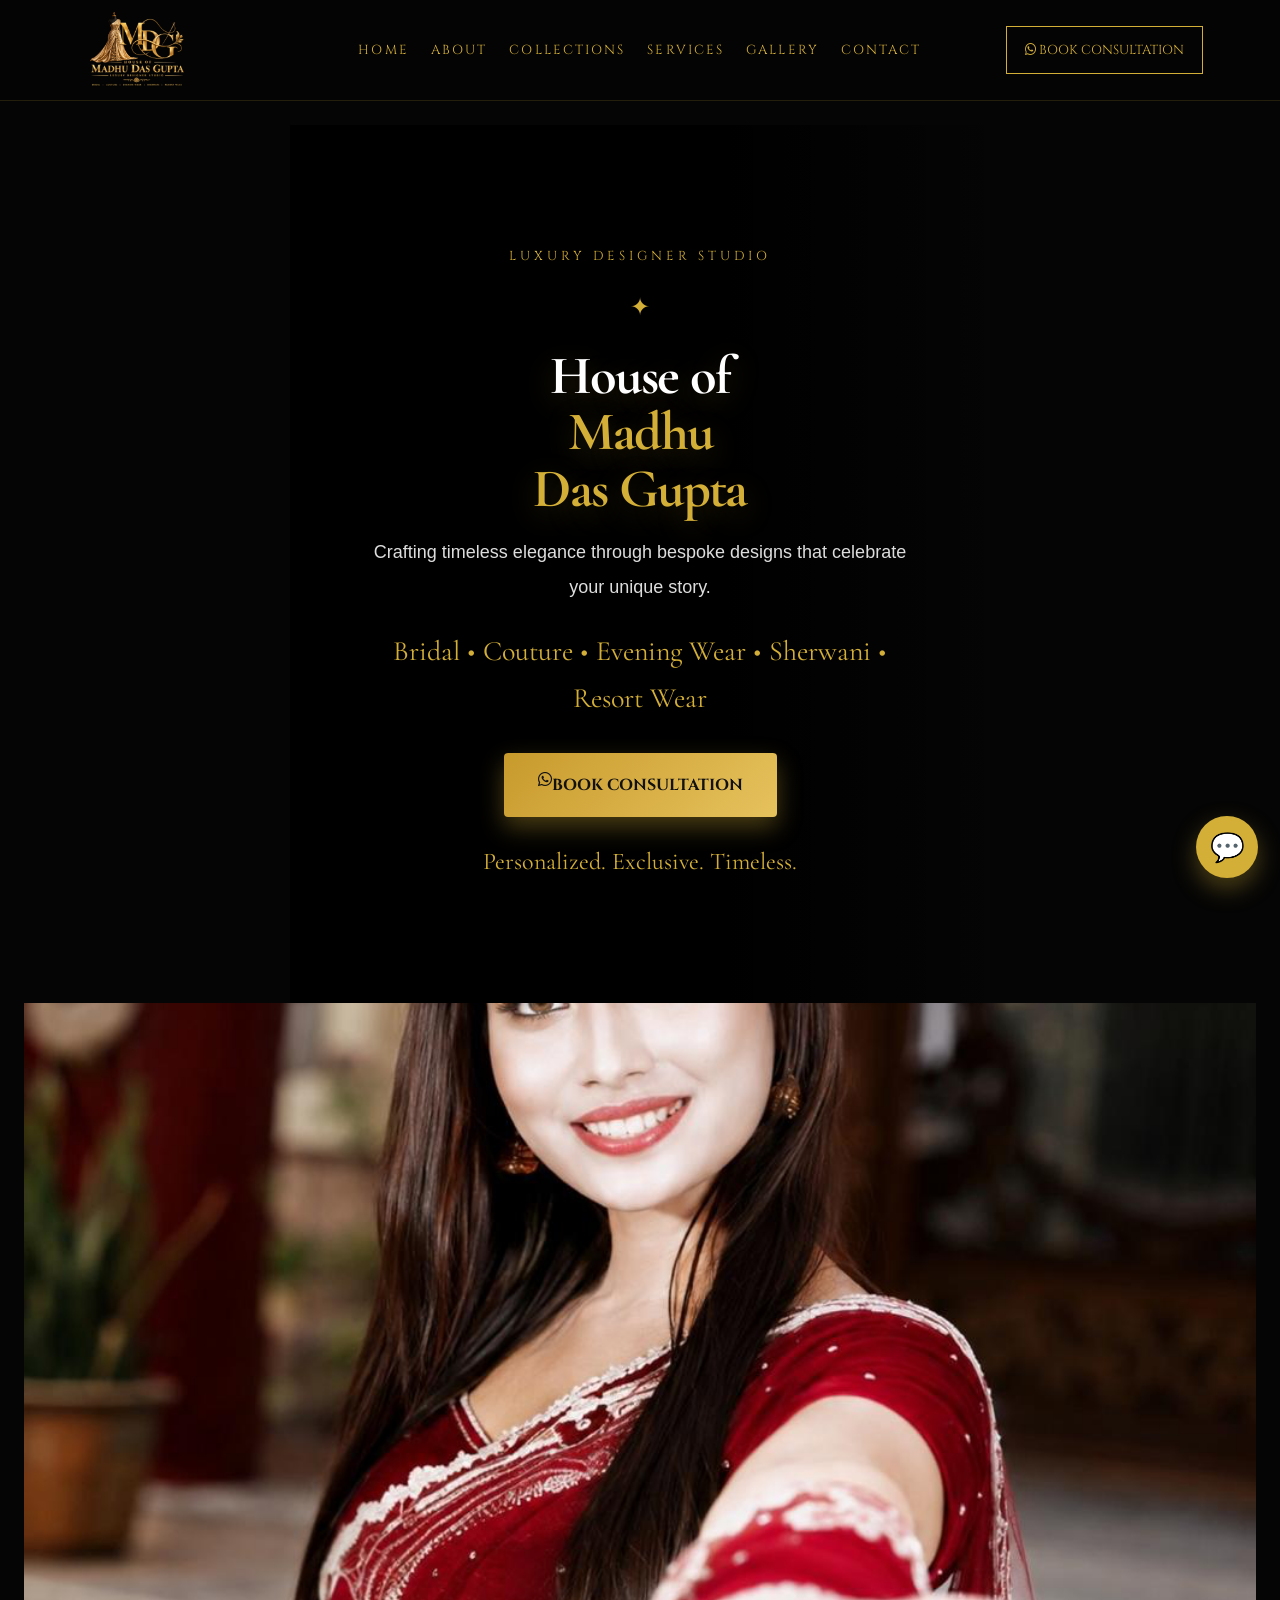
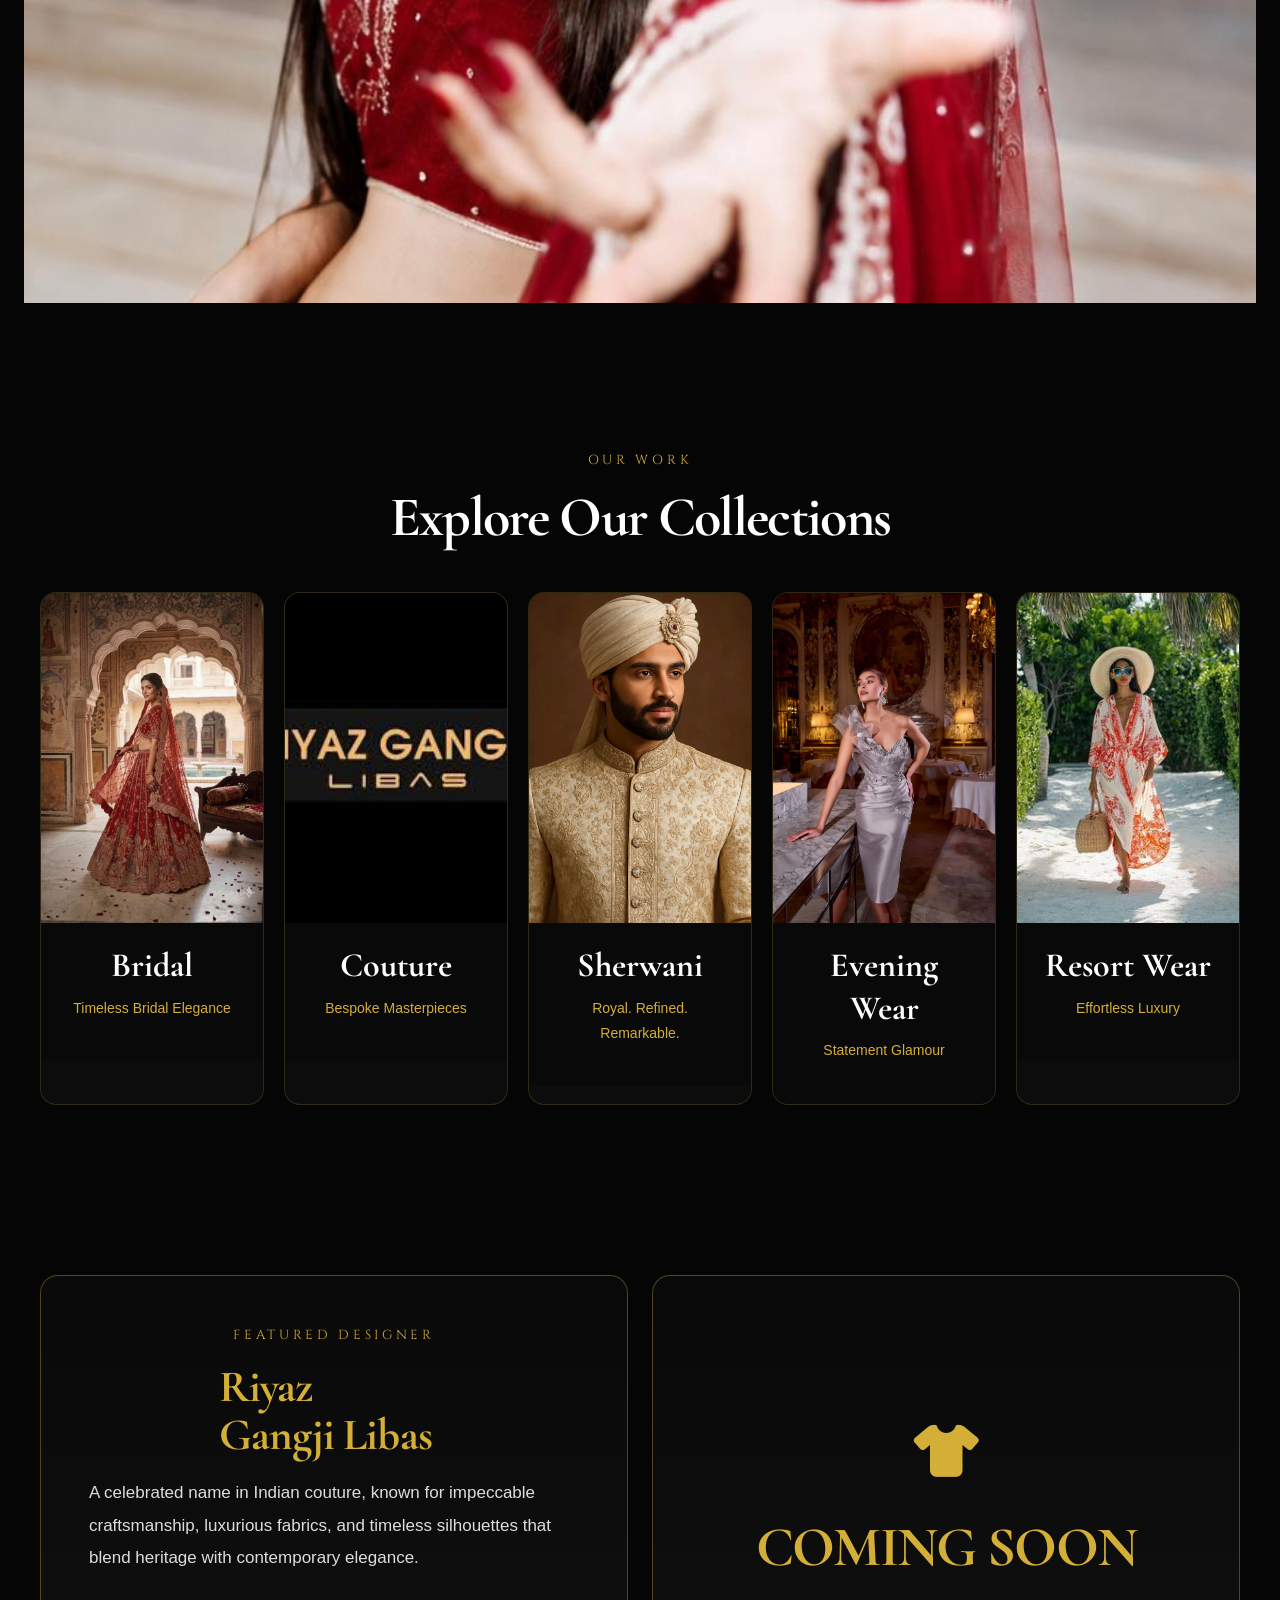
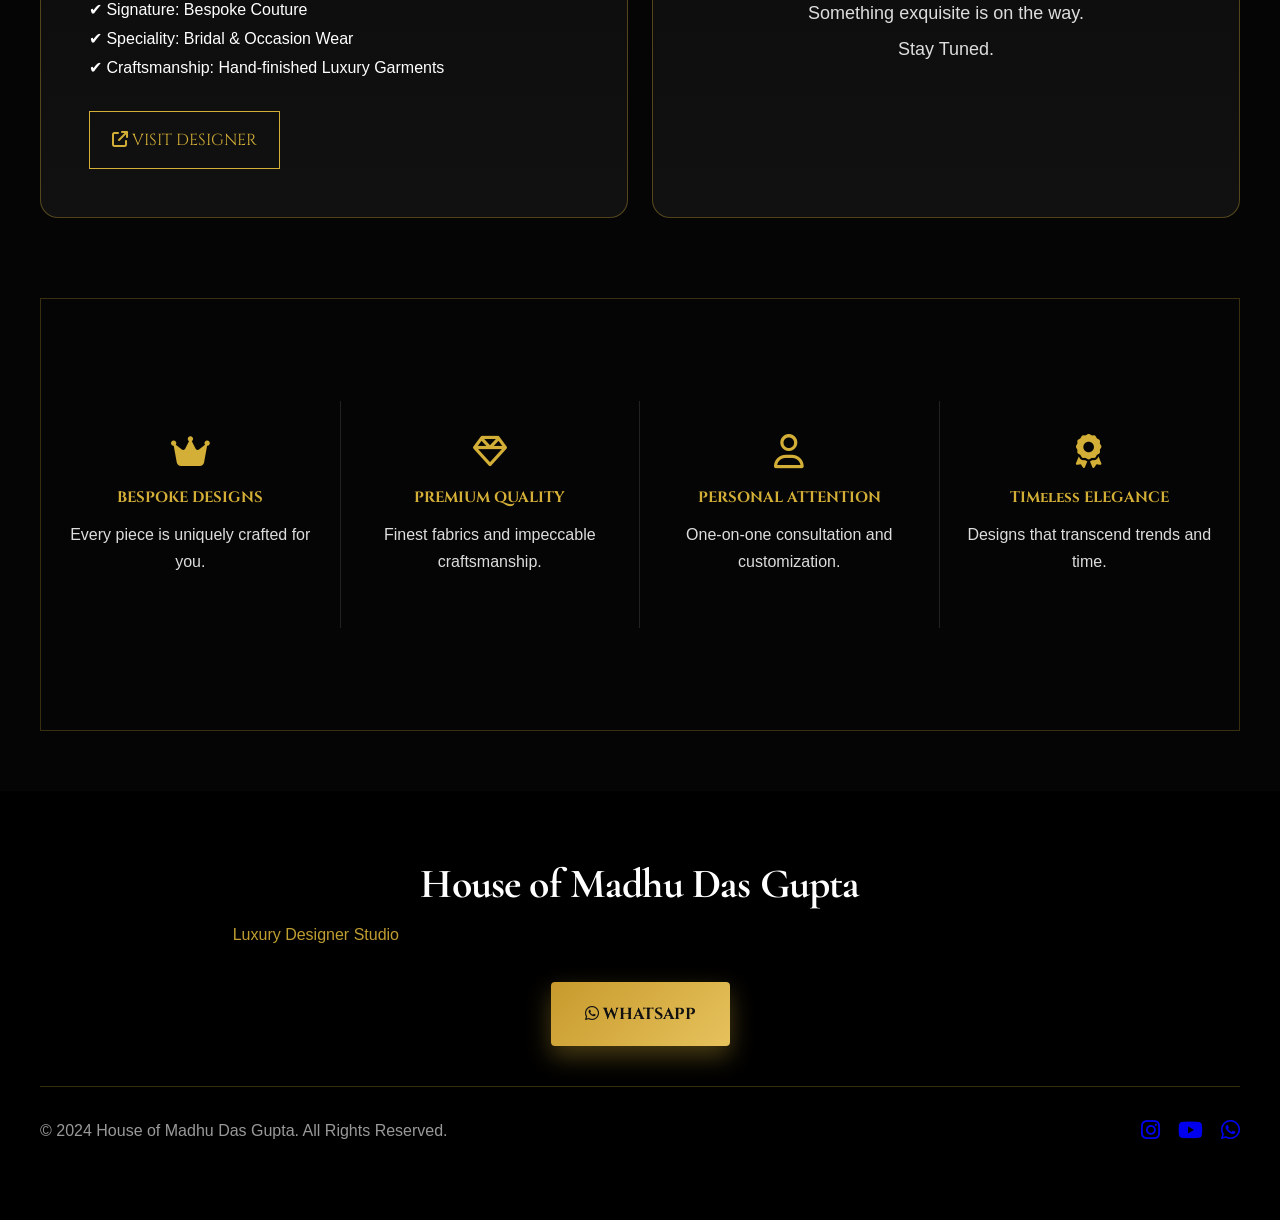
<file: index.html>
<!DOCTYPE html>
<html lang="en">

<head>
<meta charset="UTF-8">
<meta name="viewport" content="width=device-width, initial-scale=1.0">
<title>House of Madhu Das Gupta</title>

<link rel="preconnect" href="https://fonts.googleapis.com">
<link rel="preconnect" href="https://fonts.gstatic.com" crossorigin>

<link href="https://fonts.googleapis.com/css2?family=Cinzel:wght@400;500;700&family=Cormorant+Garamond:wght@400;500;600;700&family=Inter:wght@300;400;500&display=swap" rel="stylesheet">

<link rel="stylesheet" href="style.css">

<link rel="stylesheet" href="https://cdnjs.cloudflare.com/ajax/libs/font-awesome/6.5.2/css/all.min.css">
</head>

<body>



<header>


<img src="logo.PNG" class="logo" alt="MDG Logo">

<nav>
<a href="index.html">HOME</a>
<a href="about.html">ABOUT</a>
<a href="collections.html">COLLECTIONS</a>
<a href="services.html">SERVICES</a>
<a href="gallery.html">GALLERY</a>
<a href="contact.html">CONTACT</a>
</nav>

<a href="https://wa.me/919892027604?text=Hello%20House%20of%20Madhu%20Das%20Gupta,%20I'd%20like%20to%20book%20a%20consultation."
class="top-btn"
target="_blank">
<i class="fab fa-whatsapp"></i> BOOK CONSULTATION
</a>

</header>

<section class="hero">

<div class="overlay">

<div class="hero-text">

<div class="mini-title">
LUXURY DESIGNER STUDIO
</div>

<div class="ornament">✦</div>

<h1>House of <span>Madhu Das Gupta</span></h1>

<p>
Crafting timeless elegance through bespoke designs that celebrate your unique story.
</p>

<div class="hero-services">
Bridal • Couture • Evening Wear • Sherwani • Resort Wear
</div>

<a href="https://wa.me/919892027604?text=Hello%20House%20of%20Madhu%20Das%20Gupta,%20I'd%20like%20to%20book%20a%20consultation."
class="gold-btn"
target="_blank">
<i class="fab fa-whatsapp"></i> BOOK CONSULTATION
</a>

<div class="tagline">
Personalized. Exclusive. Timeless.
</div>

</div>

</div>

<img src="founder.PNG" alt="Founder">

</section>

<section class="collections">

<div class="section-mini">OUR WORK</div>

<h2>Explore Our Collections</h2>

<div class="collection-grid">

<div class="collection-card">
<img src="bridal.jpg" alt="Bridal">
<div class="collection-info">
<h3>Bridal</h3>
<p>Timeless Bridal Elegance</p>
</div>
</div>

<div class="collection-card">
<img src="Riyaz.jpg" alt="Couture">
<div class="collection-info">
<h3>Couture</h3>
<p>Bespoke Masterpieces</p>
</div>
</div>

<div class="collection-card">
<img src="Sherwani.jpg" alt="Sherwani">
<div class="collection-info">
<h3>Sherwani</h3>
<p>Royal. Refined. Remarkable.</p>
</div>
</div>

<div class="collection-card">
<img src="evening.jpg" alt="Evening Wear">
<div class="collection-info">
<h3>Evening Wear</h3>
<p>Statement Glamour</p>
</div>
</div>

<div class="collection-card">
<img src="resort.JPG" alt="Resort Wear">
<div class="collection-info">
<h3>Resort Wear</h3>
<p>Effortless Luxury</p>
</div>
</div>

</div>

</section>

<section class="designer">

<div class="designer-card">

<div class="section-mini">FEATURED DESIGNER</div>

<h2>Riyaz Gangji Libas</h2>

<p>
A celebrated name in Indian couture, known for impeccable craftsmanship, luxurious fabrics, and timeless silhouettes that blend heritage with contemporary elegance.
</p>

<ul>
<li>✔ Signature: Bespoke Couture</li>
<li>✔ Speciality: Bridal & Occasion Wear</li>
<li>✔ Craftsmanship: Hand-finished Luxury Garments</li>
</ul>

<a href="#"
class="outline-btn">
<i class="fas fa-arrow-up-right-from-square"></i>
VISIT DESIGNER
</a>

</div>

<div class="coming-card">

<div class="dress-icon">
<i class="fas fa-shirt"></i>
</div>

<h2>COMING SOON</h2>

<p>
Something exquisite is on the way.<br>
Stay Tuned.
</p>

</div>

</section>

<section class="features">

<div class="feature">
<i class="fas fa-crown"></i>
<h4>BESPOKE DESIGNS</h4>
<p>Every piece is uniquely crafted for you.</p>
</div>

<div class="feature">
<i class="far fa-gem"></i>
<h4>PREMIUM QUALITY</h4>
<p>Finest fabrics and impeccable craftsmanship.</p>
</div>

<div class="feature">
<i class="far fa-user"></i>
<h4>PERSONAL ATTENTION</h4>
<p>One-on-one consultation and customization.</p>
</div>

<div class="feature">
<i class="fas fa-award"></i>
<h4>TIMeless ELEGANCE</h4>
<p>Designs that transcend trends and time.</p>
</div>

</section>

<footer>

<h2>House of Madhu Das Gupta</h2>

<p>Luxury Designer Studio</p>

<a href="https://wa.me/919892027604?text=Hello%20House%20of%20Madhu%20Das%20Gupta."
class="gold-btn"
target="_blank">
<i class="fab fa-whatsapp"></i> WHATSAPP
</a>

<div class="footer-bottom">

<span>© 2024 House of Madhu Das Gupta. All Rights Reserved.</span>

<div class="social">
  <a href="https://www.instagram.com/YOUR_INSTAGRAM_USERNAME" target="_blank">
    <i class="fab fa-instagram"></i>
  </a>

  <a href="https://www.youtube.com/YOUR_YOUTUBE_CHANNEL" target="_blank">
    <i class="fab fa-youtube"></i>
  </a>

  <a href="https://wa.me/919892027604" target="_blank">
    <i class="fab fa-whatsapp"></i>
  </a>
</div>

</div>

</footer>
<a href="https://wa.me/919892027604" class="whatsapp-float">💬</a>
  

<script>
document.querySelectorAll('.gold-btn').forEach(btn=>{
  btn.addEventListener('click',function(e){
    if(btn.href.includes('wa.me')){
      e.preventDefault();
      if(confirm('Book a private consultation on WhatsApp?')){
        window.open(btn.href,'_blank');
      }
    }
  });
});
</script>

</body>
</html>
</file>
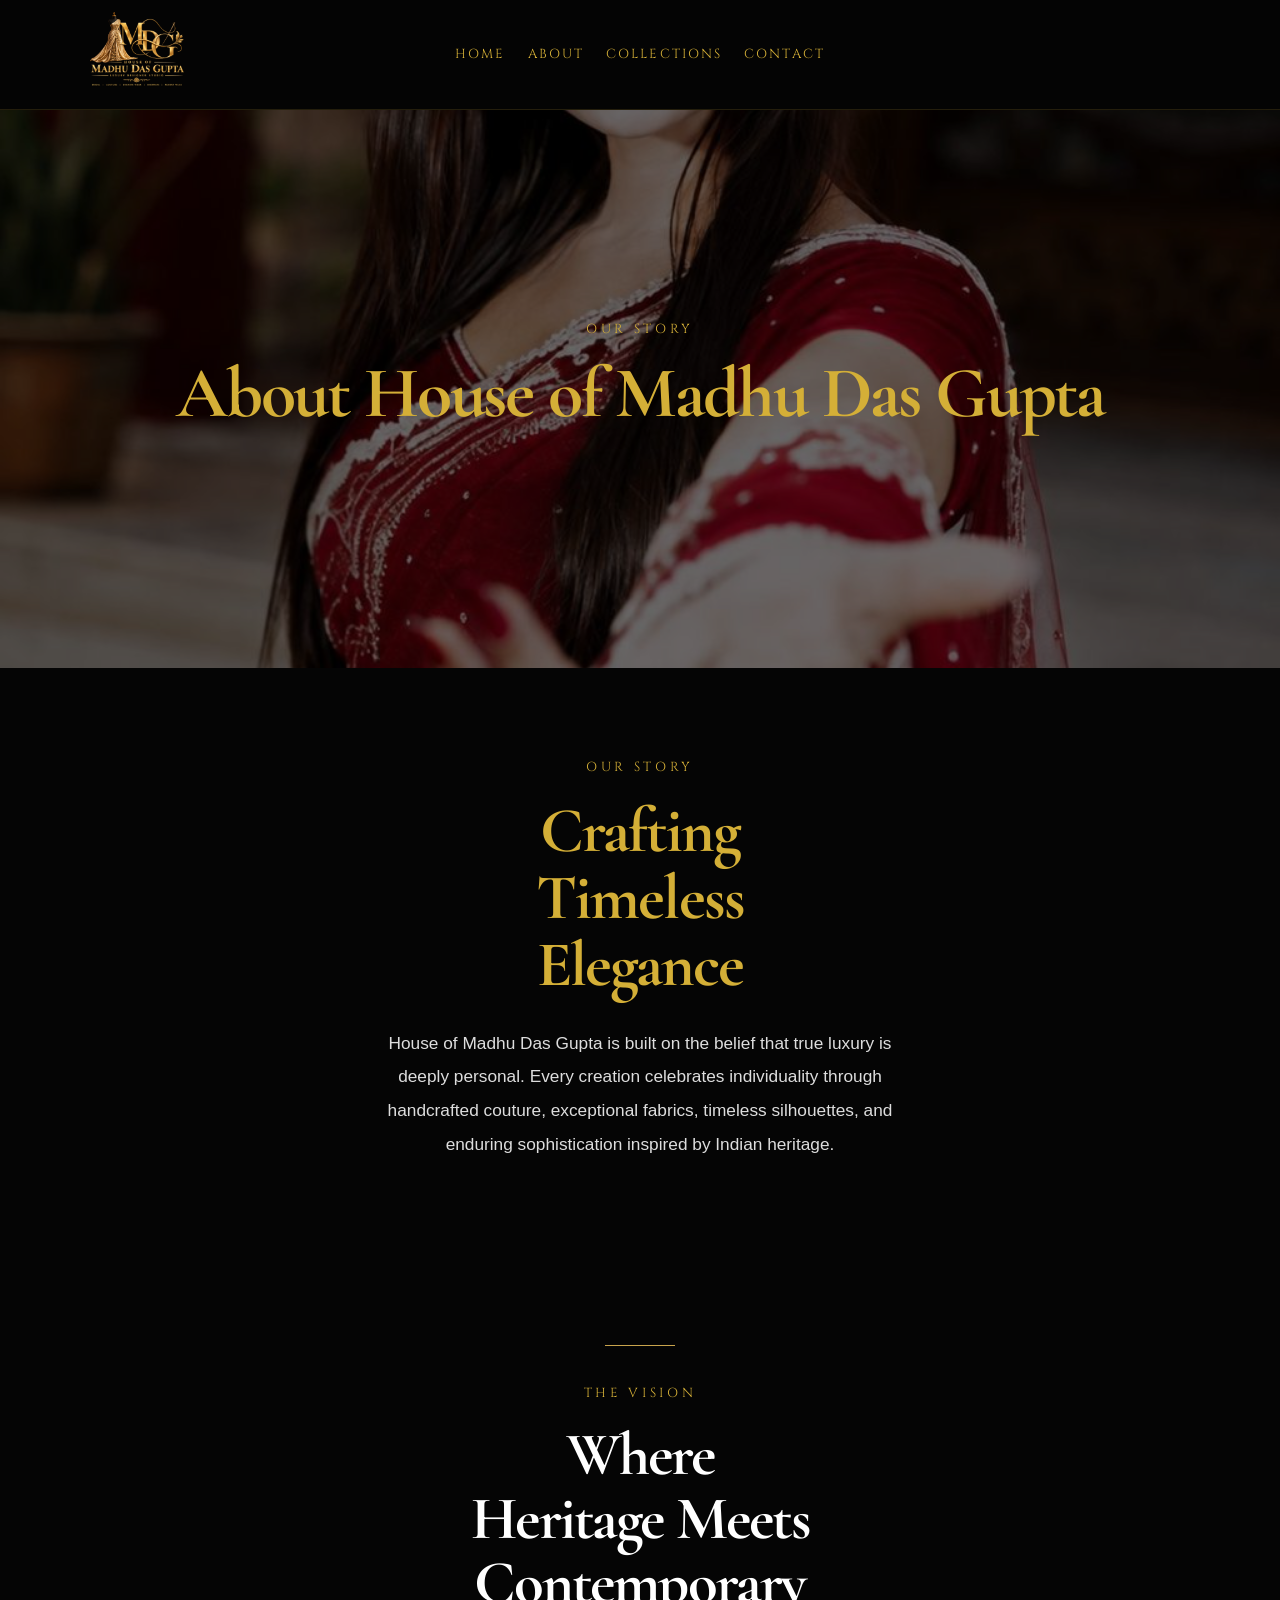
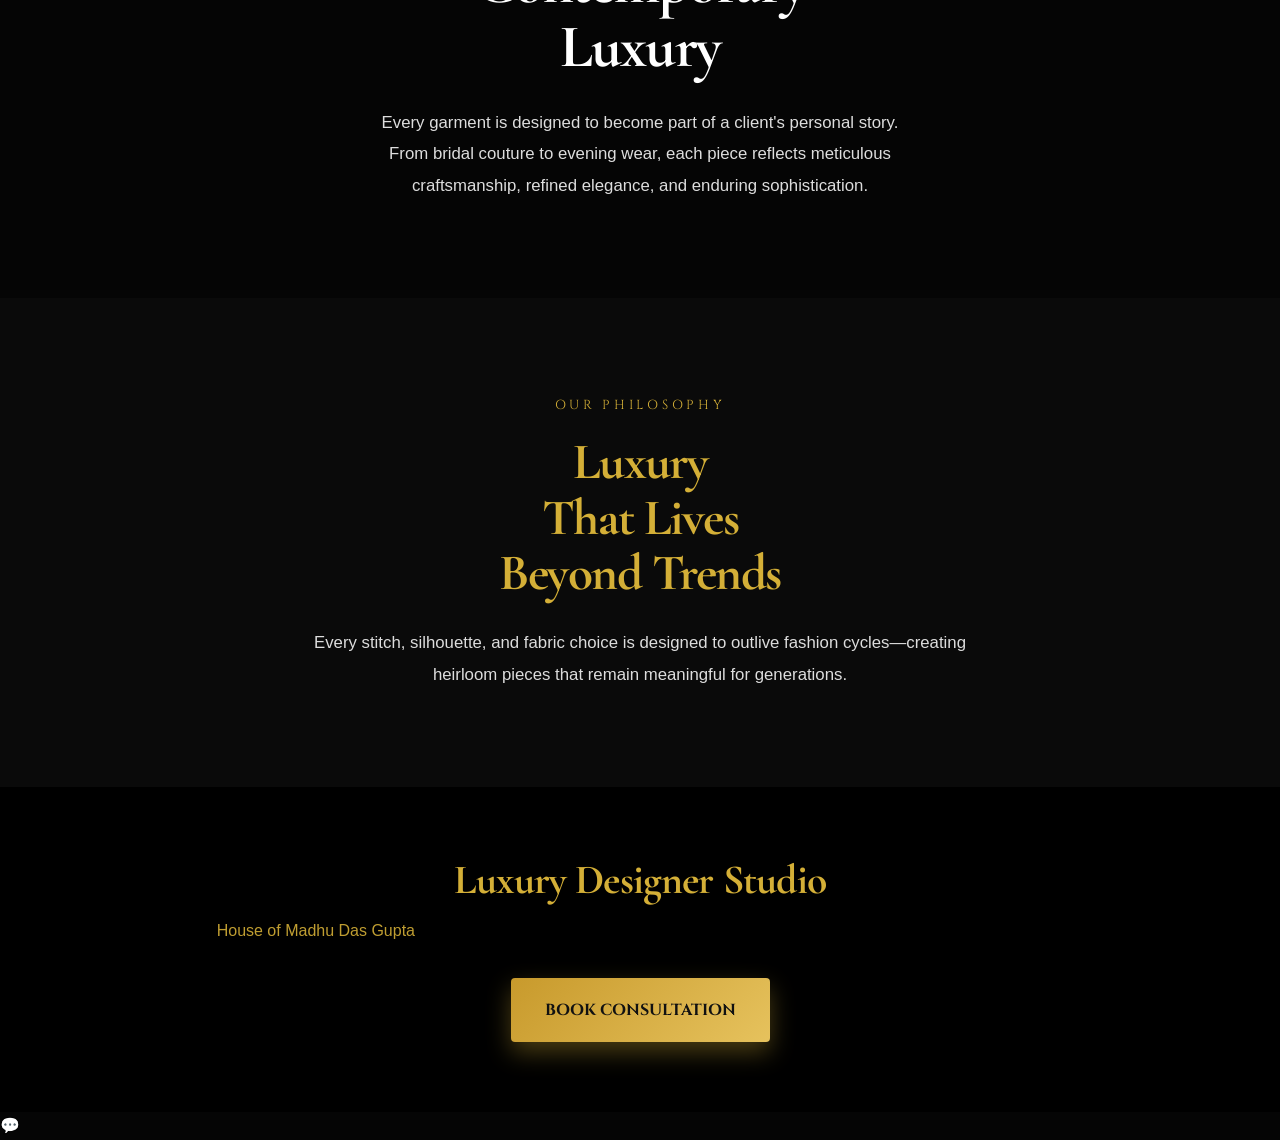
<file: about.html>
<!DOCTYPE html>
<html lang="en">
<head>
<meta charset="UTF-8">
<meta name="viewport" content="width=device-width, initial-scale=1.0">
<title>About | House of Madhu Das Gupta</title>

<link rel="preconnect" href="https://fonts.googleapis.com">
<link rel="preconnect" href="https://fonts.gstatic.com" crossorigin>
<link href="https://fonts.googleapis.com/css2?family=Cinzel:wght@400;600&family=Cormorant+Garamond:wght@400;600;700&family=Inter:wght@300;400;500&display=swap" rel="stylesheet">

<link rel="stylesheet" href="style.css">
</head>

<body>

<header class="inner-header">
  <a href="index.html"><img src="logo.PNG" class="logo" alt="MDG Logo"></a>

  <nav>
    <a href="index.html">HOME</a>
    <a href="about.html">ABOUT</a>
    <a href="collections.html">COLLECTIONS</a>
    <a href="contact.html">CONTACT</a>
  </nav>
</header>

<section style="height:62vh;background:url('founder.PNG') center/cover;position:relative;display:flex;align-items:center;justify-content:center;text-align:center;">
  <div style="position:absolute;inset:0;background:rgba(0,0,0,.58);"></div>

  <div style="position:relative;padding:0 24px;">
    <div class="section-mini">OUR STORY</div>

    <h1 style="font-family:'Cormorant Garamond',serif;font-size:clamp(2.4rem,8vw,4.5rem);line-height:1.02;color:#d4af37;margin-top:16px;text-wrap:balance;">
      About House of Madhu Das Gupta
    </h1>
  </div>
</section>

<section style="padding:88px 8%;background:#050505;max-width:760px;margin:0 auto;text-align:center;">

  <div class="section-mini">OUR STORY</div>

  <h2 style="font-family:'Cormorant Garamond',serif;font-size:clamp(2.2rem,7vw,4rem);line-height:1.05;color:#d4af37;margin:18px auto 28px;max-width:13ch;text-wrap:balance;">
    Crafting Timeless Elegance
  </h2>

  <p style="font-size:1.08rem;line-height:1.95;color:#ddd;margin:0 auto;max-width:620px;">
    House of Madhu Das Gupta is built on the belief that true luxury is deeply personal. Every creation celebrates individuality through handcrafted couture, exceptional fabrics, timeless silhouettes, and enduring sophistication inspired by Indian heritage.
  </p>

</section>

<section style="padding:96px 8%;background:#050505;max-width:760px;margin:0 auto;text-align:center;">

  <div style="width:70px;height:1px;background:#C8A44D;margin:0 auto 36px;"></div>

  <div class="section-mini">THE VISION</div>

  <h2 style="font-family:'Cormorant Garamond',serif;font-size:clamp(2.4rem,8vw,3.8rem);line-height:1.05;color:white;margin:18px auto 28px;max-width:12ch;text-wrap:balance;">
    Where Heritage Meets Contemporary Luxury
  </h2>

  <p style="font-size:1.05rem;line-height:1.9;color:#ddd;margin:0 auto;max-width:620px;">
    Every garment is designed to become part of a client's personal story. From bridal couture to evening wear, each piece reflects meticulous craftsmanship, refined elegance, and enduring sophistication.
  </p>

</section>

<section style="padding:96px 8%;background:#0a0a0a;text-align:center;">

  <div class="section-mini">OUR PHILOSOPHY</div>

  <h2 style="font-family:'Cormorant Garamond',serif;font-size:clamp(2rem,6vw,3.2rem);line-height:1.08;color:#d4af37;margin:18px auto 26px;max-width:14ch;text-wrap:balance;">
    Luxury That Lives Beyond Trends
  </h2>

  <p style="font-size:1.05rem;line-height:1.9;color:#ddd;max-width:720px;margin:0 auto;">
    Every stitch, silhouette, and fabric choice is designed to outlive fashion cycles—creating heirloom pieces that remain meaningful for generations.
  </p>

</section>

<footer>

  <h2 style="font-family:'Cormorant Garamond',serif;color:#d4af37;">Luxury Designer Studio</h2>

  <p>House of Madhu Das Gupta</p>

  <a href="contact.html" class="gold-btn">BOOK CONSULTATION</a>

</footer>

<a href="https://wa.me/919892027604" class="whatsapp-btn">💬</a>

</body>
</html>
</file>
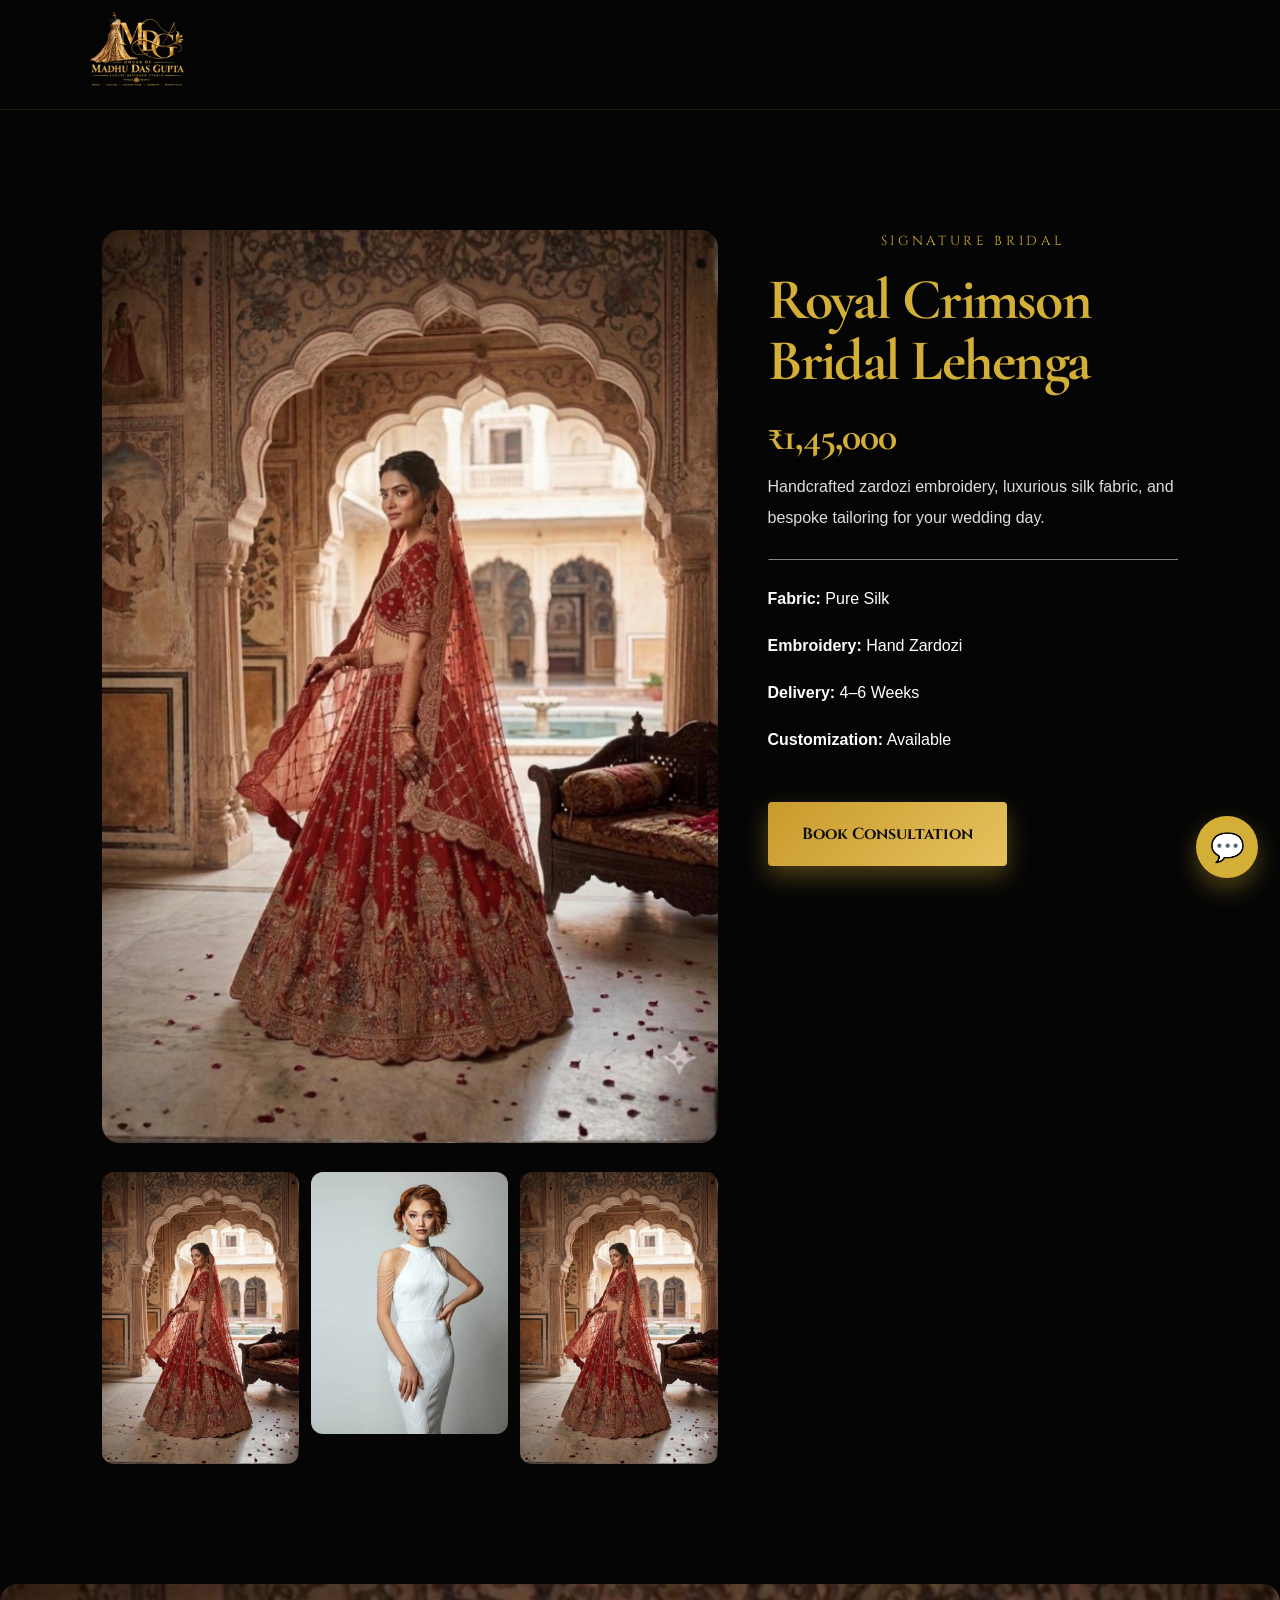
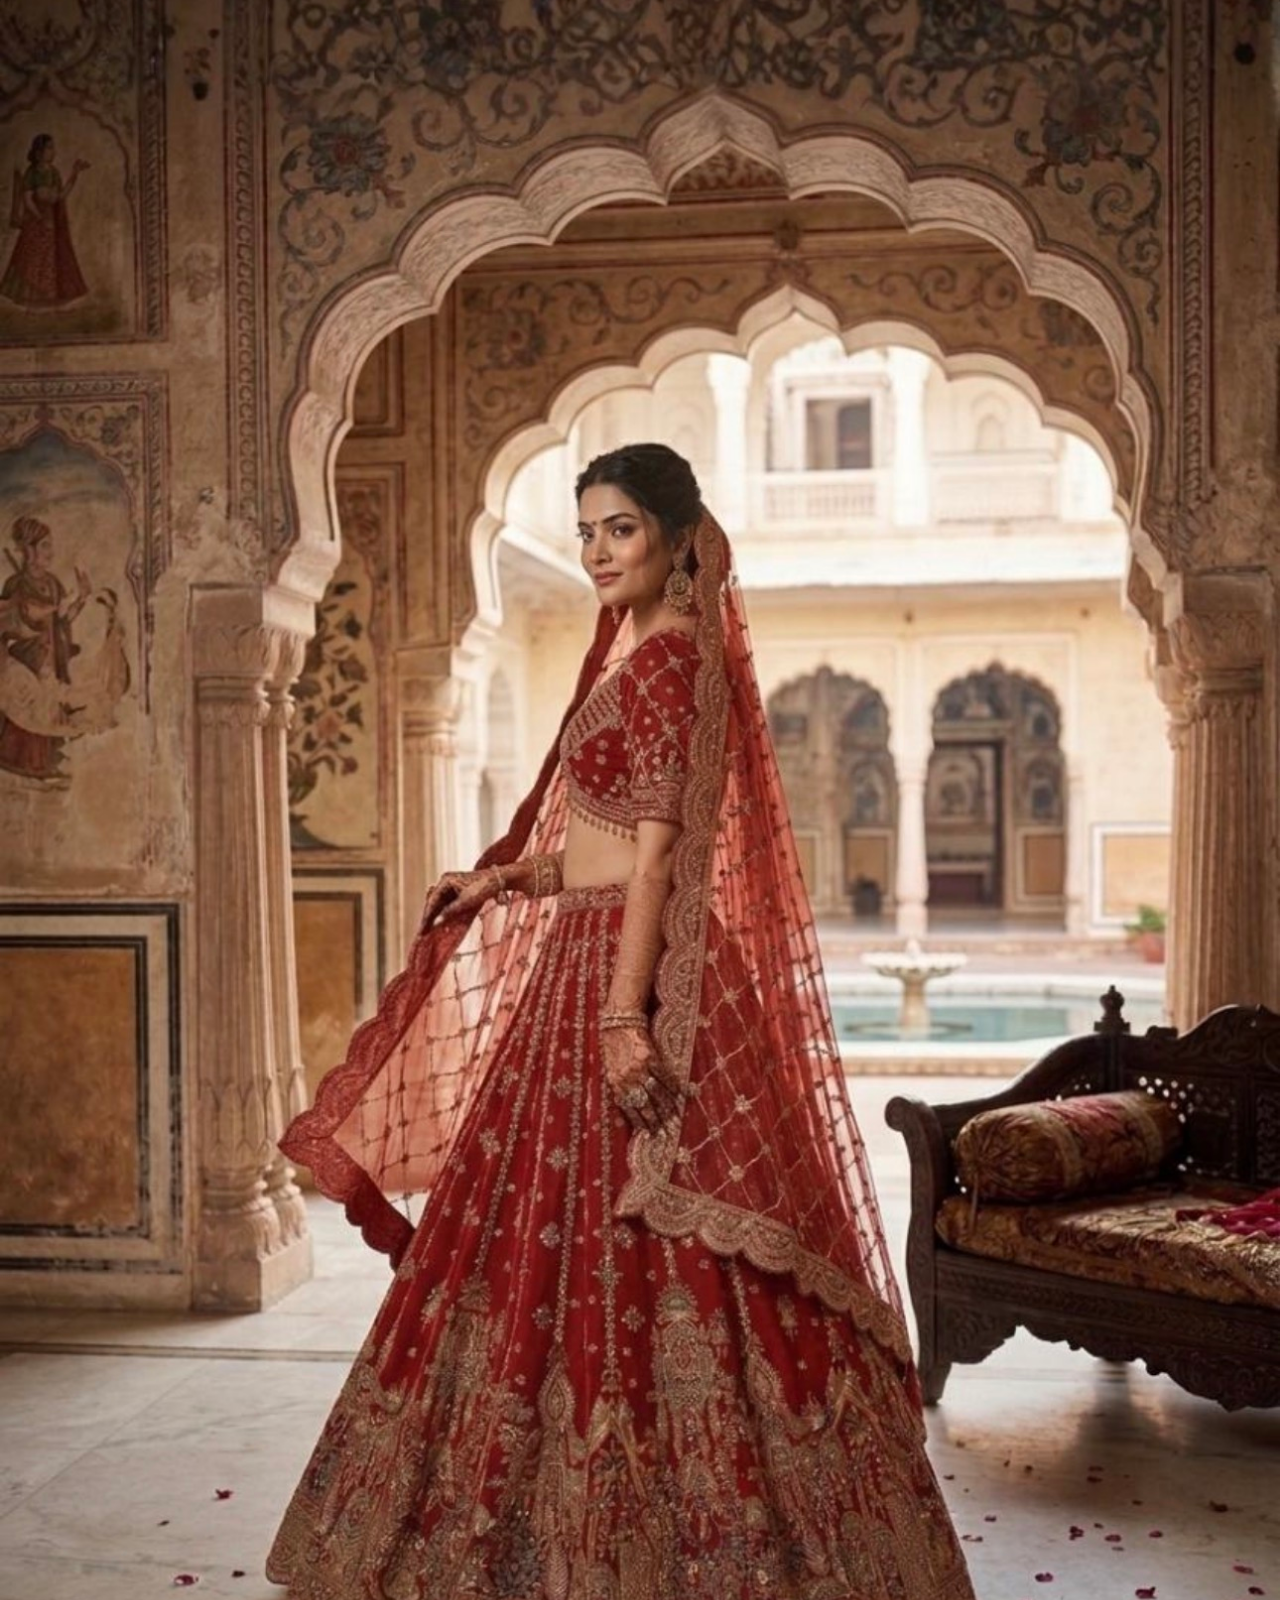
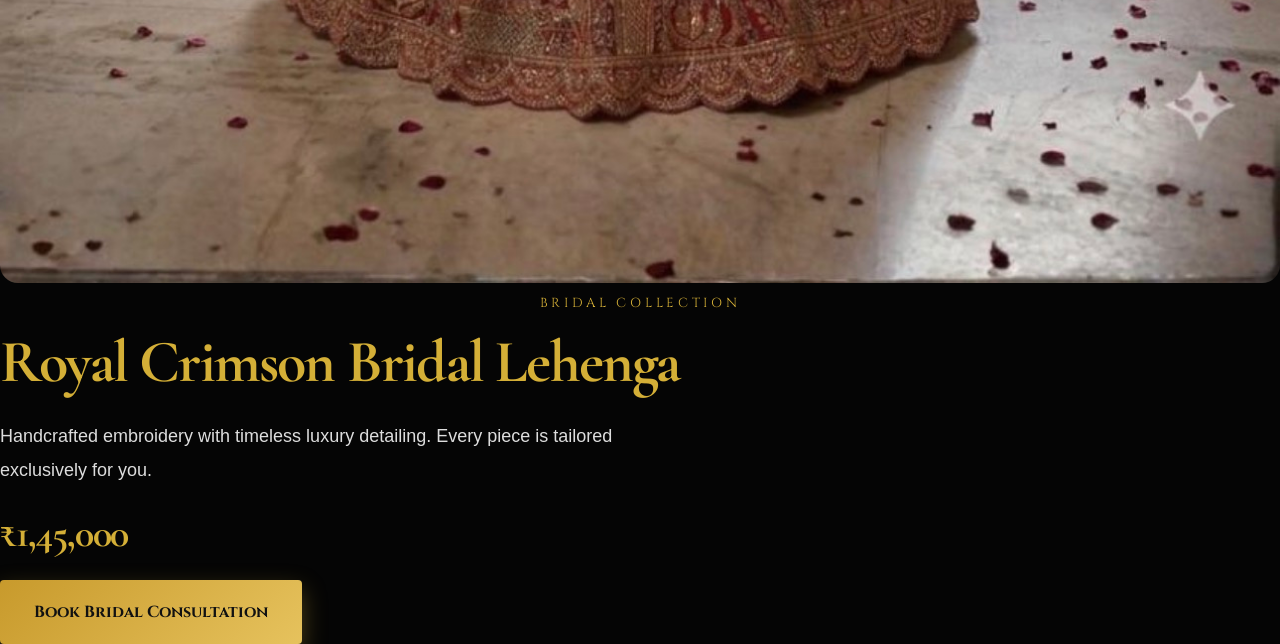
<file: bridal.html>
<!DOCTYPE html>
<html lang="en">
<head>
<meta charset="UTF-8">
<meta name="viewport" content="width=device-width, initial-scale=1.0">
<title>Bridal | House of Madhu Das Gupta</title>

<link rel="stylesheet" href="style.css">
<link href="https://fonts.googleapis.com/css2?family=Cinzel:wght@400;600&family=Cormorant+Garamond:wght@400;600;700&display=swap" rel="stylesheet">
</head>

<body style="background:#050505;color:white;">

<header class="inner-header">
<a href="index.html"><img src="logo.PNG" class="logo"></a>
</header>

<section style="padding:120px 8%;">

<div style="display:grid;grid-template-columns:1.2fr .8fr;gap:50px;align-items:start;">

<div>

<img src="bridal.jpg" style="width:100%;border-radius:18px;margin-bottom:20px;">

<div style="display:grid;grid-template-columns:repeat(3,1fr);gap:12px;">

<img src="bridal.jpg" style="width:100%;border-radius:12px;">
<img src="cocktail.JPG" style="width:100%;border-radius:12px;">
<img src="bridal.jpg" style="width:100%;border-radius:12px;">

</div>

</div>

<div>

<div class="section-mini">SIGNATURE BRIDAL</div>

<h1 style="font-family:'Cormorant Garamond';font-size:58px;color:#d4af37;">
Royal Crimson Bridal Lehenga
</h1>

<h2 style="color:#d4af37;margin:15px 0;">₹1,45,000</h2>

<p style="line-height:1.9;color:#ddd;">
Handcrafted zardozi embroidery, luxurious silk fabric,
and bespoke tailoring for your wedding day.
</p>

<hr style="border-color:#333;margin:25px 0;">

<p><strong>Fabric:</strong> Pure Silk</p>
<p><strong>Embroidery:</strong> Hand Zardozi</p>
<p><strong>Delivery:</strong> 4–6 Weeks</p>
<p><strong>Customization:</strong> Available</p>

<a href="https://wa.me/919892027604?text=I%20want%20this%20Bridal%20Lehenga" class="gold-btn" style="margin-top:30px;">
Book Consultation
</a>

</div>

</div>

</section>

<div>
<img src="bridal.jpg" style="width:100%;border-radius:18px;">
</div>

<div>

<div class="section-mini">BRIDAL COLLECTION</div>

<h1 style="font-family:'Cormorant Garamond';font-size:60px;color:#d4af37;">
Royal Crimson Bridal Lehenga
</h1>

<p style="font-size:18px;line-height:1.9;color:#ddd;">
Handcrafted embroidery with timeless luxury detailing.
Every piece is tailored exclusively for you.
</p>

<h2 style="margin:25px 0;color:#d4af37;">
₹1,45,000
</h2>

<a href="https://wa.me/919892027604?text=I%20want%20to%20book%20a%20Bridal%20Consultation" class="gold-btn">
Book Bridal Consultation
</a>

</div>

</section>
<a href="https://wa.me/919892027604" class="whatsapp-float">💬</a>
</body>
</html>
</file>
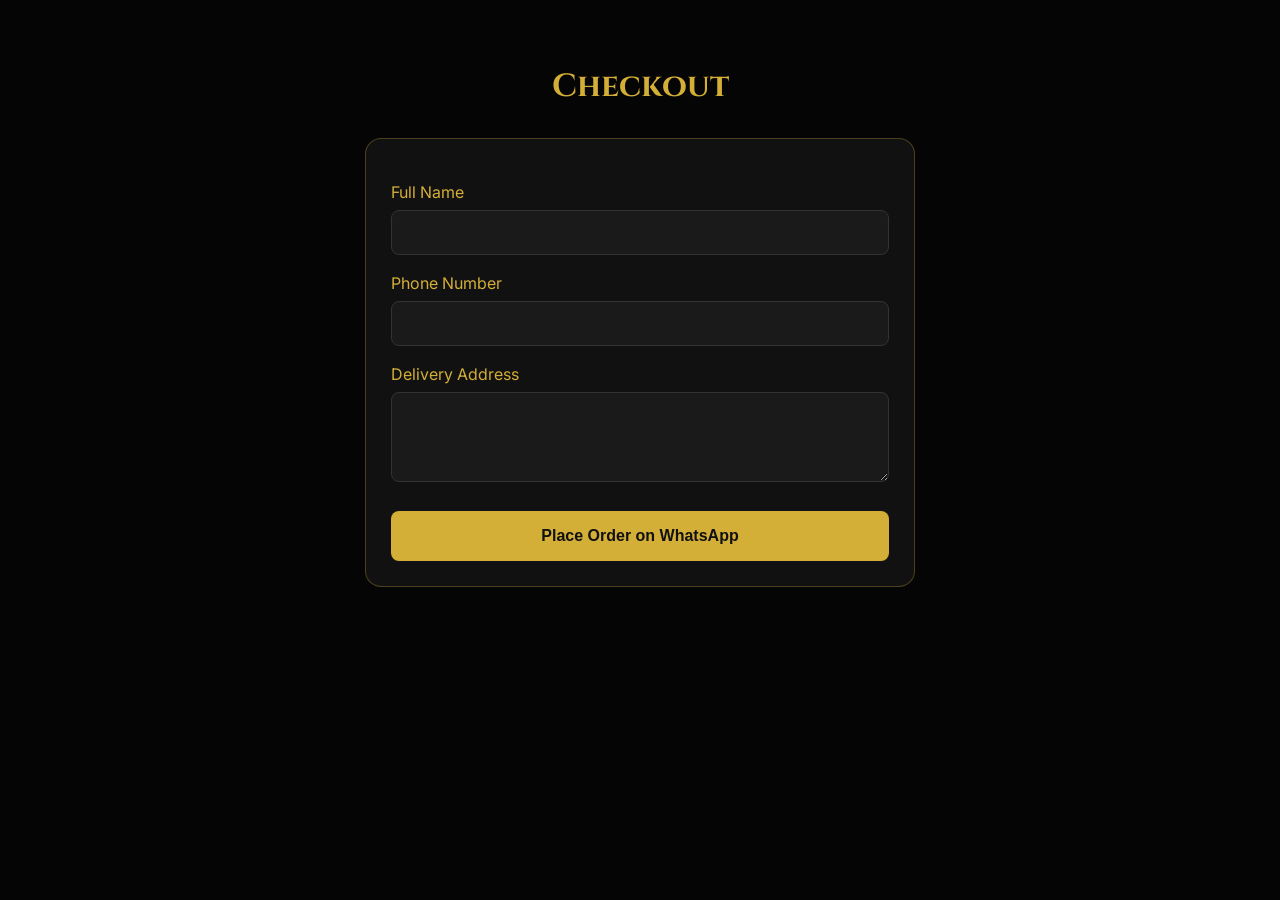
<file: checkout.html>
<!DOCTYPE html>
<html lang="en">
<head>
<meta charset="UTF-8">
<meta name="viewport" content="width=device-width, initial-scale=1.0">
<title>Checkout | House of MDG</title>
<link rel="preconnect" href="https://fonts.googleapis.com">
<link href="https://fonts.googleapis.com/css2?family=Cinzel:wght@400;600&family=Inter:wght@300;400;500&display=swap" rel="stylesheet">
<style>
*{margin:0;padding:0;box-sizing:border-box;}
body{background:#050505;color:white;font-family:Inter,sans-serif;}
.container{max-width:600px;margin:40px auto;padding:25px;}
h1{font-family:Cinzel,serif;color:#d4af37;text-align:center;margin-bottom:30px;}
.card{background:#111;border:1px solid rgba(212,175,55,.3);border-radius:16px;padding:25px;}
label{display:block;margin:18px 0 8px;color:#d4af37;}
input,textarea{
width:100%;
padding:14px;
background:#1a1a1a;
border:1px solid #333;
color:white;
border-radius:8px;
}
button{
width:100%;
margin-top:25px;
padding:16px;
background:#d4af37;
color:#111;
border:none;
font-weight:bold;
font-size:16px;
border-radius:8px;
}
</style>
</head>
<body>

<div class="container">
<h1>Checkout</h1>

<div class="card">
<form onsubmit="sendOrder(event)">
<label>Full Name</label>
<input id="name" required>

<label>Phone Number</label>
<input id="phone" required>

<label>Delivery Address</label>
<textarea id="address" rows="4" required></textarea>

<button type="submit">Place Order on WhatsApp</button>
</form>
</div>
</div>

<script>
function sendOrder(e){
e.preventDefault();
let msg=`New Order from House of MDG

Name: ${name.value}
Phone: ${phone.value}
Address: ${address.value}`;
window.open(`https://wa.me/+91 98920 27604?text=${encodeURIComponent(msg)}`,'_blank');
}
</script>

</body>
</html>
</file>
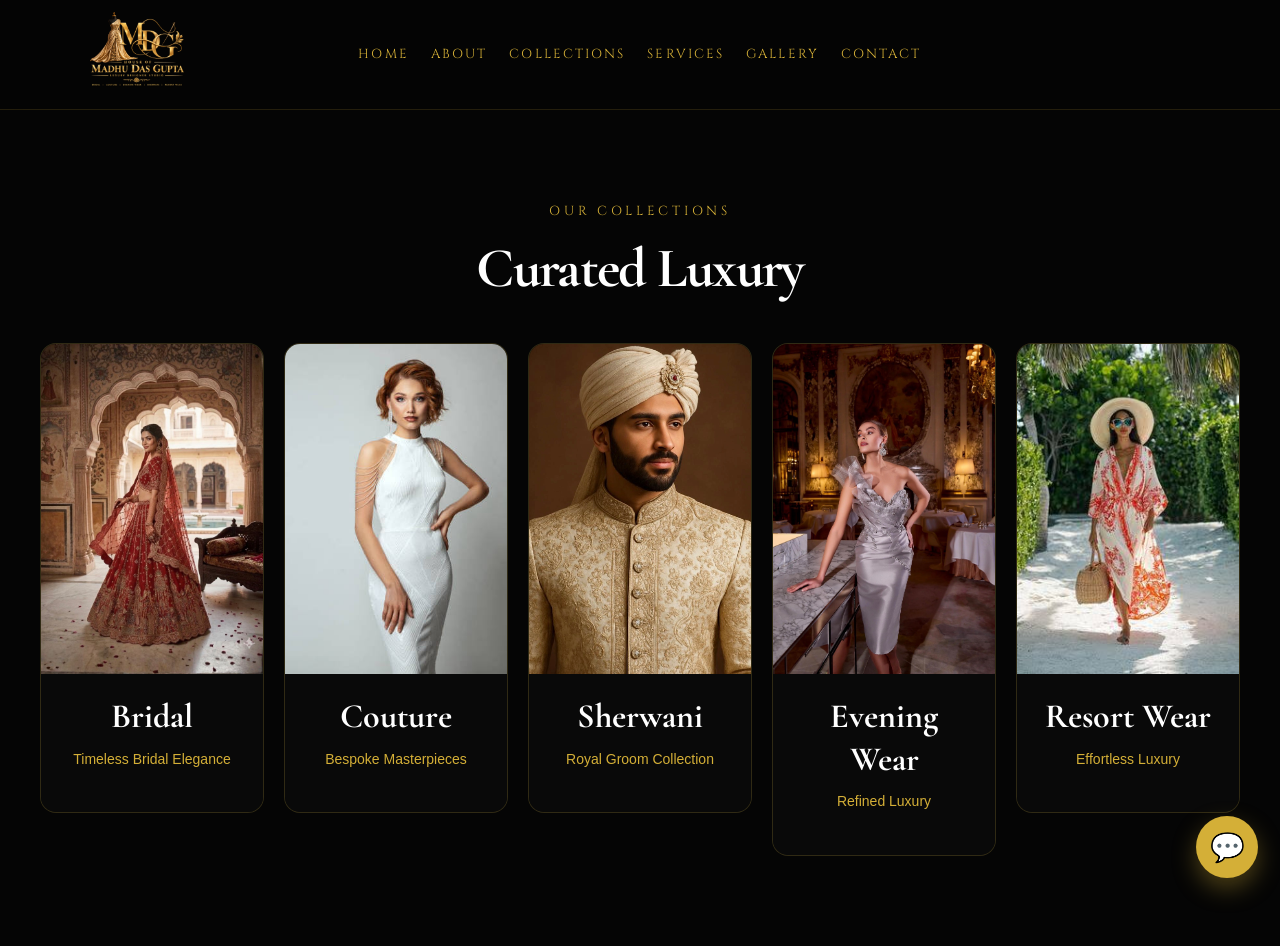
<file: collections.html>
<!DOCTYPE html>
<html lang="en">
<head>
<meta charset="UTF-8">
<meta name="viewport" content="width=device-width, initial-scale=1.0">
<title>Collections | House of Madhu Das Gupta</title>

<link rel="preconnect" href="https://fonts.googleapis.com">
<link rel="preconnect" href="https://fonts.gstatic.com" crossorigin>
<link href="https://fonts.googleapis.com/css2?family=Cinzel:wght@400;600&family=Cormorant+Garamond:wght@400;600;700&family=Inter:wght@300;400;500&display=swap" rel="stylesheet">

<link rel="stylesheet" href="style.css">
</head>

<body>

<header class="inner-header">
  <a href="index.html">
    <img src="logo.PNG" class="logo" alt="MDG Logo">
  </a>

  <nav>
    <a href="index.html">HOME</a>
    <a href="about.html">ABOUT</a>
    <a href="collections.html">COLLECTIONS</a>
    <a href="services.html">SERVICES</a>
    <a href="gallery.html">GALLERY</a>
    <a href="contact.html">CONTACT</a>
  </nav>
</header>

<section class="collections">

  <div class="section-mini">OUR COLLECTIONS</div>

  <h2>Curated Luxury</h2>

  <div class="collection-grid">

    <a href="bridal.html" style="text-decoration:none;color:inherit;">
  <div class="collection-card">
    <img src="bridal.jpg" alt="Bridal Collection">
    <div class="collection-info">
      <h3>Bridal</h3>
      <p>Timeless Bridal Elegance</p>
    </div>
  </div>
</a>

    <a href="couture.html" style="text-decoration:none;color:inherit;">
  <div class="collection-card">
    <img src="cocktail.JPG" alt="Couture Collection">
    <div class="collection-info">
      <h3>Couture</h3>
      <p>Bespoke Masterpieces</p>
    </div>
  </div>
</a>

    <a href="sherwani.html" style="text-decoration:none;color:inherit;">
  <div class="collection-card">
    <img src="Sherwani.jpg" alt="Sherwani Collection">
    <div class="collection-info">
      <h3>Sherwani</h3>
      <p>Royal Groom Collection</p>
    </div>
  </div>
</a>

  <div class="collection-card">
      <img src="evening.jpg" alt="Evening Wear">
      <div class="collection-info">
        <h3>Evening Wear</h3>
        <p>Refined Luxury</p>
      </div>
    </div>  
<a href="resort.html" style="text-decoration:none;color:inherit;">
  <div class="collection-card">
    <img src="resort.JPG" alt="Resort Wear">
    <div class="collection-info">
      <h3>Resort Wear</h3>
      <p>Effortless Luxury</p>
    </div>
  </div>
</a>
    

  
</section>
<a href="https://wa.me/919892027604" class="whatsapp-float">💬</a>
</body>
</html>
</file>
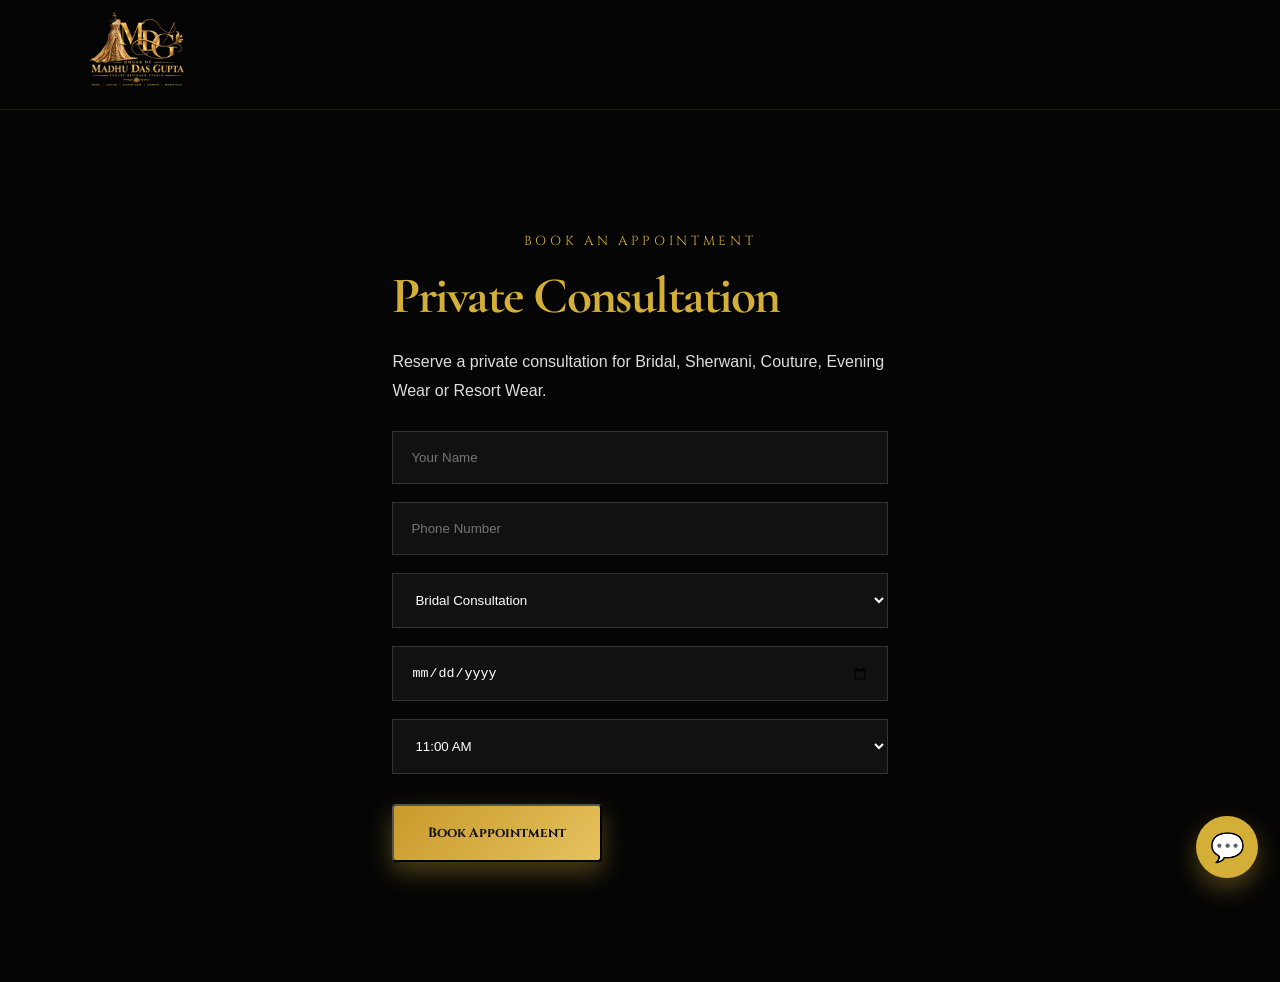
<file: contact.html>
<!DOCTYPE html>
<html lang="en">
<head>
<meta charset="UTF-8">
<meta name="viewport" content="width=device-width, initial-scale=1.0">
<title>Contact | House of Madhu Das Gupta</title>

<link rel="preconnect" href="https://fonts.googleapis.com">
<link rel="preconnect" href="https://fonts.gstatic.com" crossorigin>
<link href="https://fonts.googleapis.com/css2?family=Cinzel:wght@400;600&family=Cormorant+Garamond:wght@400;600;700&family=Inter:wght@300;400;500&display=swap" rel="stylesheet">

<link rel="stylesheet" href="style.css">
</head>

<body>
<header class="inner-header">
  <a href="index.html"><img src="logo.PNG" class="logo"></a>
</header>

<section style="padding:120px 8%;max-width:700px;margin:auto;">

  <div class="section-mini">BOOK AN APPOINTMENT</div>

  <h1 style="font-family:'Cormorant Garamond',serif;font-size:clamp(2rem,6vw,3.2rem);color:#d4af37;">
    Private Consultation
  </h1>

  <p style="color:#ddd;line-height:1.8;margin:25px 0;">
    Reserve a private consultation for Bridal, Sherwani, Couture, Evening Wear or Resort Wear.
  </p>

  <form id="bookingForm">

    <input id="name" type="text" placeholder="Your Name" required
    style="width:100%;padding:18px;margin-bottom:18px;background:#111;border:1px solid #333;color:white;">

    <input id="phone" type="tel" placeholder="Phone Number" required
    style="width:100%;padding:18px;margin-bottom:18px;background:#111;border:1px solid #333;color:white;">

    <select id="service"
    style="width:100%;padding:18px;margin-bottom:18px;background:#111;border:1px solid #333;color:white;">

      <option>Bridal Consultation</option>
      <option>Sherwani Consultation</option>
      <option>Couture Consultation</option>
      <option>Evening Wear Consultation</option>
      <option>Resort Wear Consultation</option>

    </select>

    <input id="date" type="date" required
    style="width:100%;padding:18px;margin-bottom:18px;background:#111;border:1px solid #333;color:white;">

    <select id="time"
    style="width:100%;padding:18px;margin-bottom:30px;background:#111;border:1px solid #333;color:white;">

      <option>11:00 AM</option>
      <option>12:00 PM</option>
      <option>1:00 PM</option>
      <option>2:00 PM</option>
      <option>3:00 PM</option>
      <option>4:00 PM</option>
      <option>5:00 PM</option>
      <option>6:00 PM</option>

    </select>

    <button type="submit" class="gold-btn">
      Book Appointment
    </button>

  </form>

</section>
<a href="https://wa.me/919892027604" class="whatsapp-float">💬</a>
<script>
document.getElementById("bookingForm").addEventListener("submit",function(e){
e.preventDefault();

const name=document.getElementById("name").value;
const phone=document.getElementById("phone").value;
const service=document.getElementById("service").value;
const date=document.getElementById("date").value;
const time=document.getElementById("time").value;

const message=`Hello House of Madhu Das Gupta.

I'd like to book a private consultation.

Name: ${name}
Phone: ${phone}
Service: ${service}
Date: ${date}
Time: ${time}`;

window.open(`https://wa.me/919892027604?text=${encodeURIComponent(message)}`,"_blank");
});
</script>


</body>
</html>
</file>
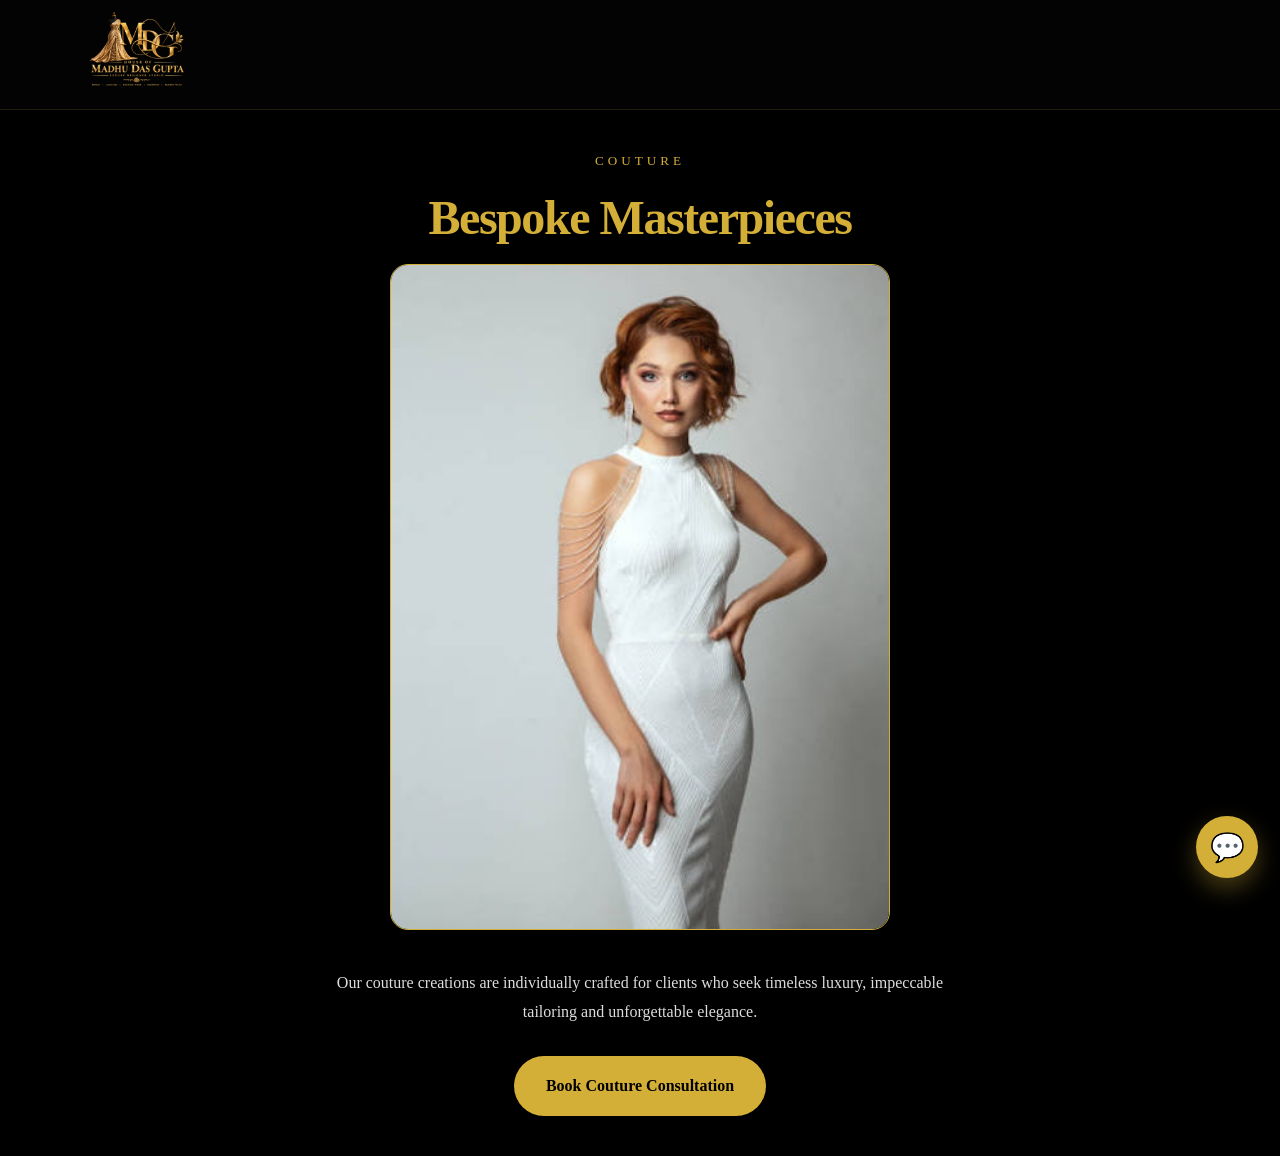
<file: couture.html>
<!DOCTYPE html>
<html lang="en">
<head>
  <meta charset="UTF-8">
  <meta name="viewport" content="width=device-width, initial-scale=1.0">
  <title>Couture | House of Madhu Das Gupta</title>
  <link rel="stylesheet" href="style.css">
</head>

<body style="background:#000;color:#fff;font-family:Georgia,serif;">

<header class="inner-header">
  <a href="index.html"><img src="logo.PNG" class="logo" alt="MDG Logo"></a>
</header>

<section style="padding:40px 8%;text-align:center;">
  <div class="section-mini" style="color:#d4af37;letter-spacing:4px;">COUTURE</div>

  <h1 style="font-size:48px;color:#d4af37;margin:20px 0;">Bespoke Masterpieces</h1>

  <img src="cocktail.JPG" alt="Couture Collection"
       style="width:100%;max-width:500px;border-radius:18px;border:1px solid #d4af37;">

  <p style="max-width:650px;margin:30px auto;color:#ddd;line-height:1.8;">
    Our couture creations are individually crafted for clients who seek timeless luxury,
    impeccable tailoring and unforgettable elegance.
  </p>

  <a href="https://wa.me/919892027604"
     style="display:inline-block;background:#d4af37;color:#000;
            padding:16px 32px;border-radius:40px;
            text-decoration:none;font-weight:bold;">
    Book Couture Consultation
  </a>
</section>

<a href="https://wa.me/919892027604"
   class="whatsapp-float">💬</a>

</body>
</html>
</file>
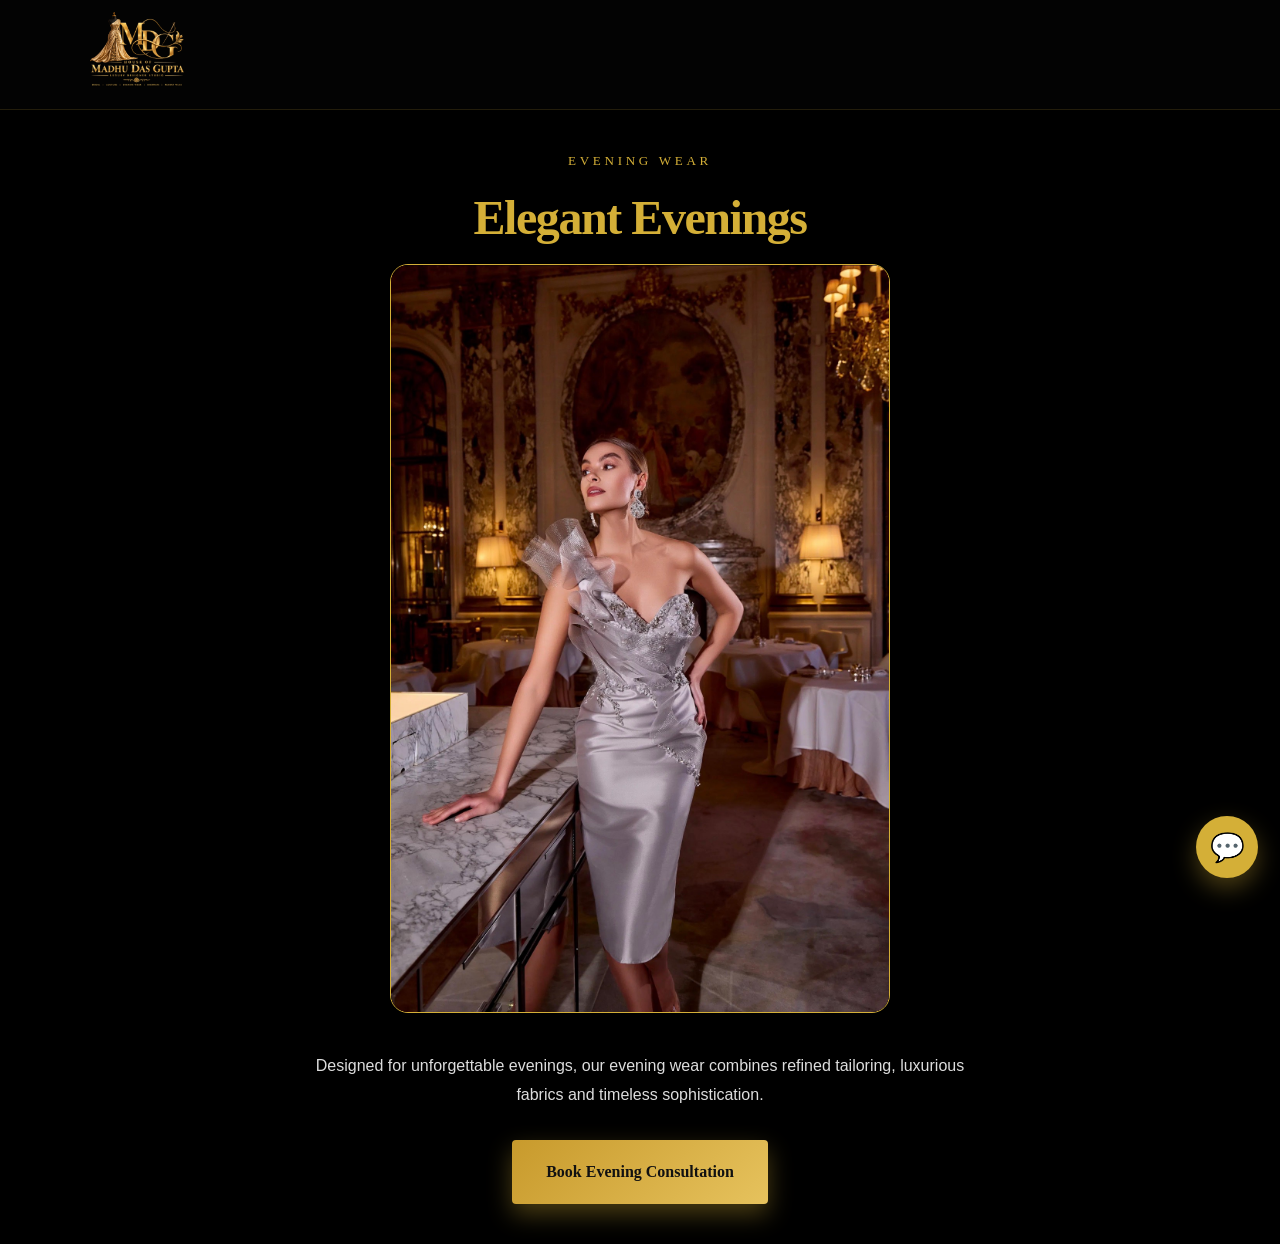
<file: evening.html>
<!DOCTYPE html>
<html lang="en">
<head>
<meta charset="UTF-8">
<meta name="viewport" content="width=device-width, initial-scale=1.0">
<title>Evening Wear | House of Madhu Das Gupta</title>
<link rel="stylesheet" href="style.css">
</head>

<body style="background:#000;color:white;">

<header class="inner-header">
<a href="index.html"><img src="logo.PNG" class="logo" alt="MDG Logo"></a>
</header>

<section style="padding:40px 8%;text-align:center;">

<div class="section-mini">EVENING WEAR</div>

<h1 style="font-size:48px;color:#d4af37;margin:20px 0;">
Elegant Evenings
</h1>

<img src="evening.jpg" alt="Evening Wear"
style="width:100%;max-width:500px;border-radius:18px;border:1px solid #d4af37;">

<p style="max-width:650px;margin:30px auto;color:#ddd;line-height:1.8;">
Designed for unforgettable evenings, our evening wear combines refined tailoring,
luxurious fabrics and timeless sophistication.
</p>

<a href="https://wa.me/919892027604"
class="gold-btn">
Book Evening Consultation
</a>

</section>

<a href="https://wa.me/919892027604" class="whatsapp-float">💬</a>

</body>
</html>
</file>
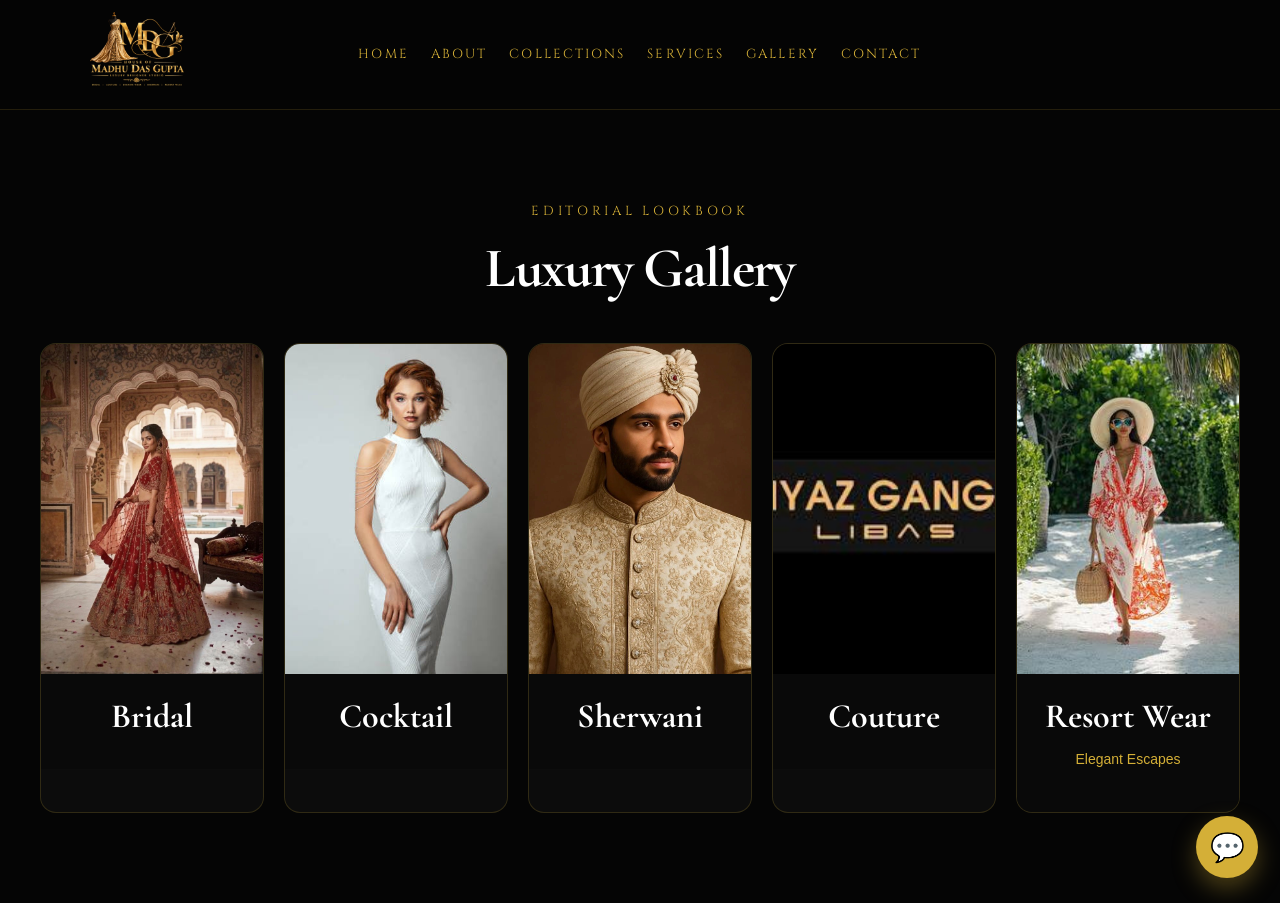
<file: gallery.html>
<!DOCTYPE html>
<html lang="en">
<head>
<meta charset="UTF-8">
<meta name="viewport" content="width=device-width, initial-scale=1.0">
<title>Gallery | House of Madhu Das Gupta</title>

<link rel="preconnect" href="https://fonts.googleapis.com">
<link rel="preconnect" href="https://fonts.gstatic.com" crossorigin>
<link href="https://fonts.googleapis.com/css2?family=Cinzel:wght@400;600&family=Cormorant+Garamond:wght@400;600;700&family=Inter:wght@300;400;500&display=swap" rel="stylesheet">

<link rel="stylesheet" href="style.css">
</head>

<body>

<header>
<a href="index.html"><img src="logo.PNG" class="logo"></a>

<nav>
<a href="index.html">HOME</a>
<a href="about.html">ABOUT</a>
<a href="collections.html">COLLECTIONS</a>
<a href="services.html">SERVICES</a>
<a href="gallery.html">GALLERY</a>
<a href="contact.html">CONTACT</a>
</nav>
</header>

<section class="collections">

<div class="section-mini">EDITORIAL LOOKBOOK</div>

<h2>Luxury Gallery</h2>

<div class="collection-grid">

<div class="collection-card"><img src="bridal.jpg"><div class="collection-info"><h3>Bridal</h3></div></div>

<div class="collection-card"><img src="cocktail.JPG"><div class="collection-info"><h3>Cocktail</h3></div></div>

<div class="collection-card"><img src="Sherwani.jpg"><div class="collection-info"><h3>Sherwani</h3></div></div>

<div class="collection-card"><img src="Riyaz.jpg"><div class="collection-info"><h3>Couture</h3></div></div>
<div class="collection-card">
  <img src="resort.JPG" alt="Resort Wear">
  <div class="collection-info">
    <h3>Resort Wear</h3>
    <p>Elegant Escapes</p>
  </div>
</div>
</div>

</section>
<a href="https://wa.me/919892027604" class="whatsapp-float">💬</a>
</body>
</html>
</file>
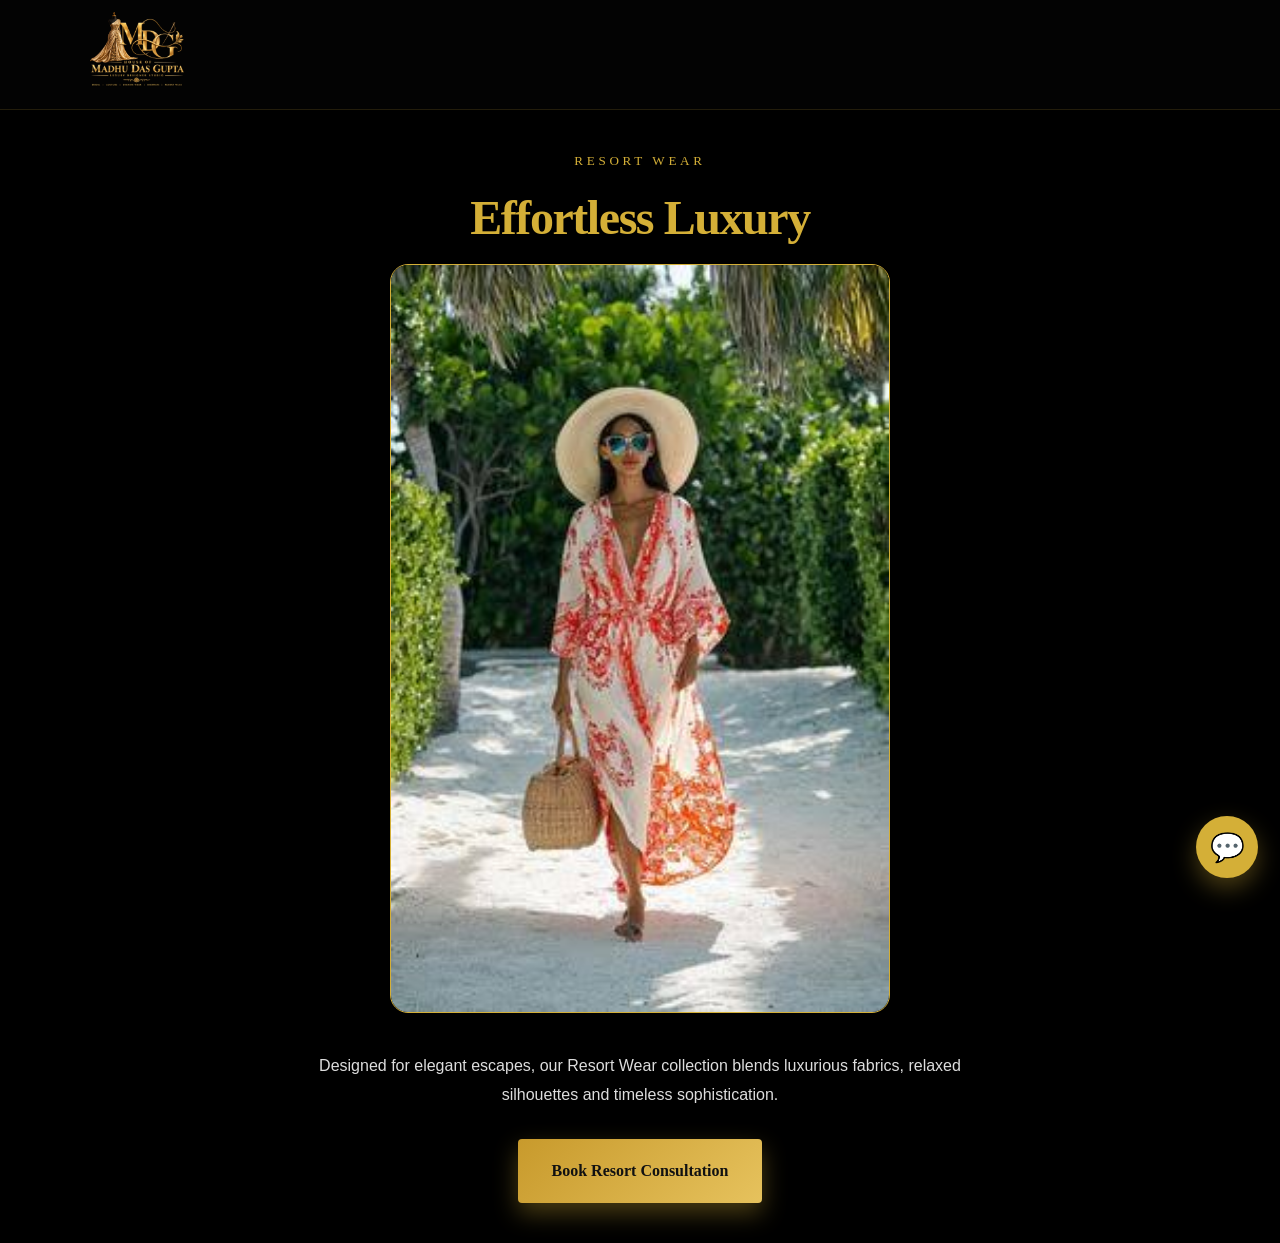
<file: resort.html>
<!DOCTYPE html>
<html lang="en">
<head>
<meta charset="UTF-8">
<meta name="viewport" content="width=device-width, initial-scale=1.0">
<title>Resort Wear | House of Madhu Das Gupta</title>
<link rel="stylesheet" href="style.css">
</head>

<body style="background:#000;color:white;">

<header class="inner-header">
<a href="index.html"><img src="logo.PNG" class="logo" alt="MDG Logo"></a>
</header>

<section style="padding:40px 8%;text-align:center;">

<div class="section-mini">RESORT WEAR</div>

<h1 style="font-size:48px;color:#d4af37;margin:20px 0;">
Effortless Luxury
</h1>

<img src="resort.JPG" alt="Resort Wear"
style="width:100%;max-width:500px;border-radius:18px;border:1px solid #d4af37;">

<p style="max-width:650px;margin:30px auto;color:#ddd;line-height:1.8;">
Designed for elegant escapes, our Resort Wear collection blends luxurious fabrics,
relaxed silhouettes and timeless sophistication.
</p>

<a href="https://wa.me/919892027604" class="gold-btn">
Book Resort Consultation
</a>

</section>

<a href="https://wa.me/919892027604" class="whatsapp-float">💬</a>

</body>
</html>
</file>
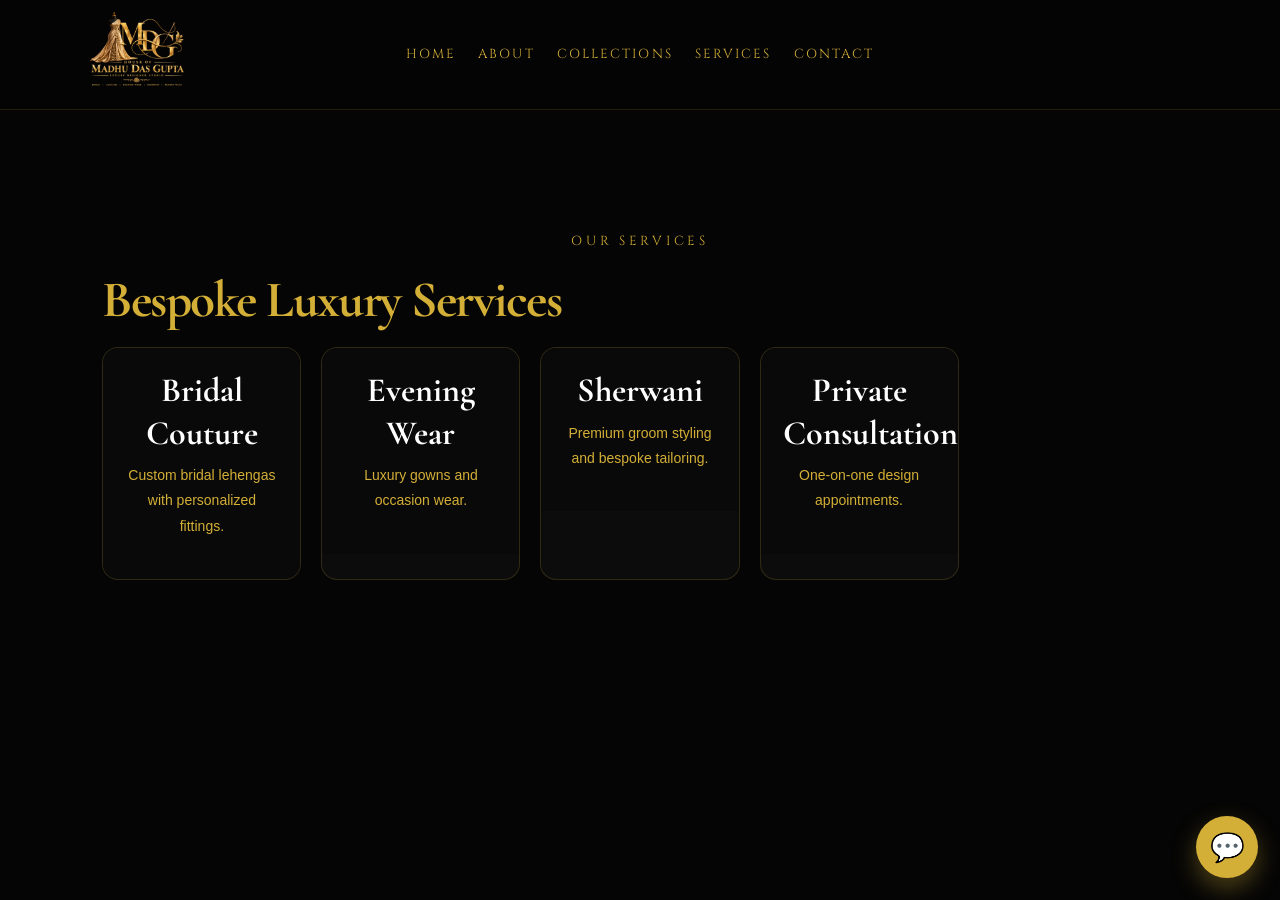
<file: services.html>
<!DOCTYPE html>
<html lang="en">
<head>
<meta charset="UTF-8">
<meta name="viewport" content="width=device-width, initial-scale=1.0">
<title>Services | House of Madhu Das Gupta</title>

<link rel="preconnect" href="https://fonts.googleapis.com">
<link rel="preconnect" href="https://fonts.gstatic.com" crossorigin>
<link href="https://fonts.googleapis.com/css2?family=Cinzel:wght@400;600&family=Cormorant+Garamond:wght@400;600;700&family=Inter:wght@300;400;500&display=swap" rel="stylesheet">

<link rel="stylesheet" href="style.css">
</head>

<body>

<header>
<a href="index.html"><img src="logo.PNG" class="logo" alt="MDG Logo"></a>
<nav>
<a href="index.html">HOME</a>
<a href="about.html">ABOUT</a>
<a href="collections.html">COLLECTIONS</a>
<a href="services.html">SERVICES</a>
<a href="contact.html">CONTACT</a>
</nav>
</header>

<section style="padding:120px 8% 80px;background:#050505;">
<div class="section-mini">OUR SERVICES</div>

<h1 style="font-family:'Cormorant Garamond',serif;font-size:clamp(2rem,6vw,3.2rem);color:#d4af37;margin:20px 0;line-height:1.06;letter-spacing:-0.03em;text-wrap:balance;">
Bespoke Luxury Services
</h1>

<div class="collection-grid">

<div class="collection-card">
<div class="collection-info">
<h3>Bridal Couture</h3>
<p>Custom bridal lehengas with personalized fittings.</p>
</div>
</div>

<div class="collection-card">
<div class="collection-info">
<h3>Evening Wear</h3>
<p>Luxury gowns and occasion wear.</p>
</div>
</div>

<div class="collection-card">
<div class="collection-info">
<h3>Sherwani</h3>
<p>Premium groom styling and bespoke tailoring.</p>
</div>
</div>

<div class="collection-card">
<div class="collection-info">
<h3>Private Consultation</h3>
<p>One-on-one design appointments.</p>
</div>
</div>

</div>
</section>
<a href="https://wa.me/919892027604" class="whatsapp-float">💬</a>
</body>
</html>
</file>
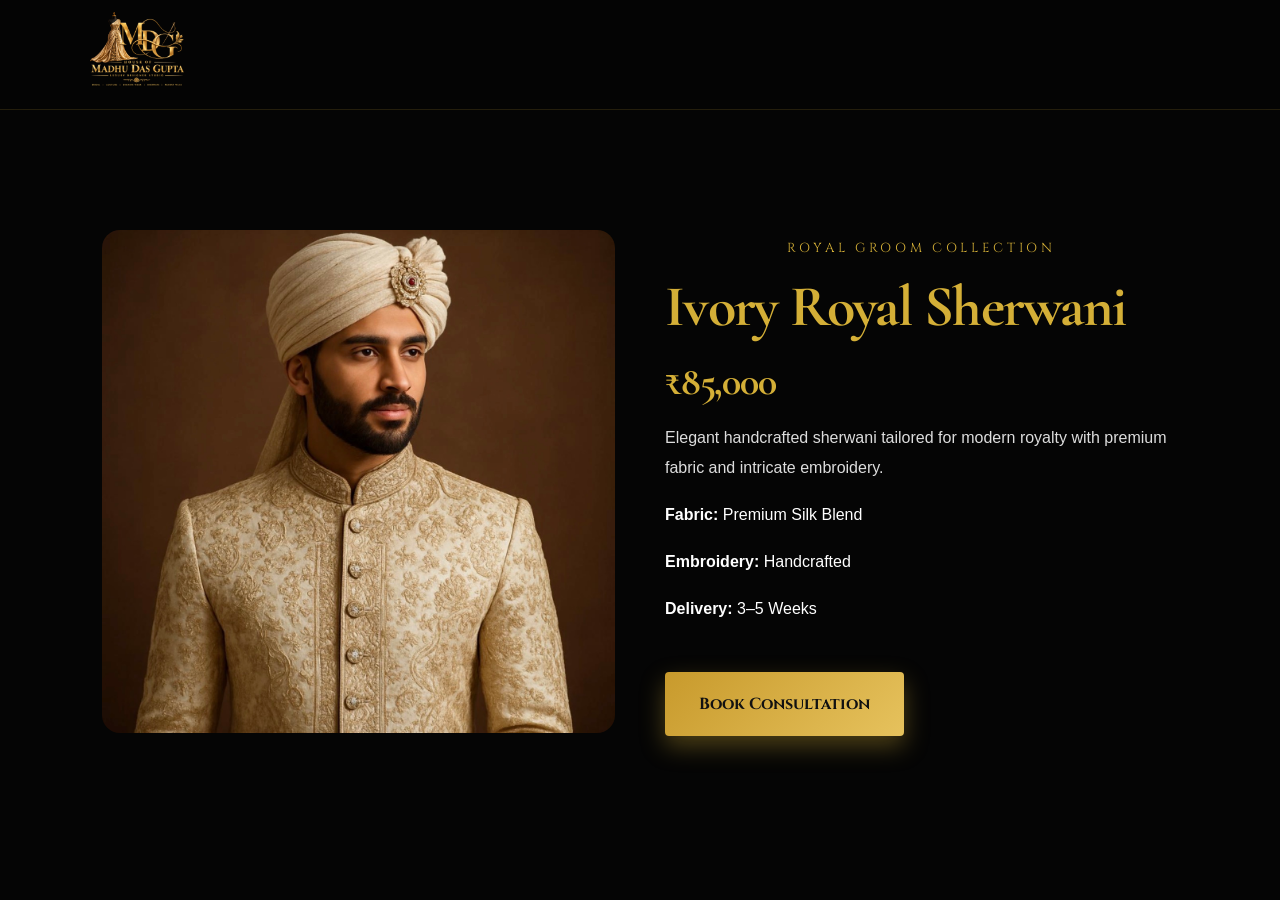
<file: sherwani.html>
<!DOCTYPE html>
<html lang="en">
<head>
<meta charset="UTF-8">
<meta name="viewport" content="width=device-width, initial-scale=1.0">
<title>Sherwani | House of Madhu Das Gupta</title>

<link rel="stylesheet" href="style.css">
<link href="https://fonts.googleapis.com/css2?family=Cinzel:wght@400;600&family=Cormorant+Garamond:wght@400;600;700&display=swap" rel="stylesheet">
</head>

<body style="background:#050505;color:white;">

<header class="inner-header">
  <a href="index.html"><img src="logo.PNG" class="logo"></a>
</header>

<section style="padding:120px 8%;display:grid;grid-template-columns:1fr 1fr;gap:50px;align-items:center;">

<div>
  <img src="Sherwani.jpg" style="width:100%;border-radius:18px;">
</div>

<div>

<div class="section-mini">ROYAL GROOM COLLECTION</div>

<h1 style="font-family:'Cormorant Garamond';font-size:58px;color:#d4af37;">
Ivory Royal Sherwani
</h1>

<h2 style="color:#d4af37;margin:20px 0;">₹85,000</h2>

<p style="line-height:1.9;color:#ddd;">
Elegant handcrafted sherwani tailored for modern royalty with premium fabric and intricate embroidery.
</p>

<p><strong>Fabric:</strong> Premium Silk Blend</p>
<p><strong>Embroidery:</strong> Handcrafted</p>
<p><strong>Delivery:</strong> 3–5 Weeks</p>

<a href="https://wa.me/919892027604?text=I%20want%20this%20Sherwani" class="gold-btn" style="margin-top:30px;">
Book Consultation
</a>

</div>

</section>

</body>
</html>
</file>
<file: style.css>
/* =========================
   HOUSE OF MADHU DAS GUPTA
   Luxury Theme
========================= */

*{
  margin:0;
  padding:0;
  box-sizing:border-box;
}

html{
  scroll-behavior:smooth;
}

body{
  background:#050505;
  color:#fff;
  font-family:Inter,sans-serif;
  overflow-x:hidden;
}

a{
  text-decoration:none;
}

/* ---------- Header ---------- */

header{
  position:absolute;
  top:0;
  left:0;
  width:100%;
  display:flex;
  justify-content:space-between;
  align-items:center;
  padding:28px 50px;
  z-index:100;
  background:linear-gradient(to bottom,rgba(0,0,0,.65),transparent);
}

.logo{
  width:120px;
}

nav{
  position:absolute;
  left:50%;
  transform:translateX(-50%);
  display:flex;
  gap:34px;
}

nav a{
  color:#d4af37;
  font-family:Cinzel,serif;
  font-size:13px;
  transition:.3s;
}

nav a:hover{
  color:#fff;
}

.top-btn{
  border:1px solid #d4af37;
  color:#d4af37;
  padding:12px 18px;
  font-family:Cinzel,serif;
  font-size:13px;
}

/* ---------- Hero ---------- */

.hero{
  display:grid;
  grid-template-columns:1.05fr .95fr;
  min-height:100vh;
  background:#050505;
}

.overlay{
  display:flex;
  align-items:center;
  background:linear-gradient(90deg,#000 62%,rgba(0,0,0,.08));
  padding:120px 70px;
}

.hero-text{
  max-width:560px;
}

.mini-title{
  color:#d4af37;
  font-family:Cinzel,serif;
  letter-spacing:4px;
  font-size:13px;
  margin-bottom:18px;
}

.ornament{
  color:#d4af37;
  font-size:24px;
  margin-bottom:20px;
}

.hero-text h1{
  font-family:"Cormorant Garamond",serif;
  font-size:78px;
  line-height:.95;
  margin-bottom:24px;
}

.hero-text span{
  color:#d4af37;
}

.hero-text p{
  color:#ddd;
  line-height:1.9;
  font-size:18px;
  margin-bottom:28px;
}

.hero-services{
  font-family:"Cormorant Garamond",serif;
  color:#d4af37;
  font-size:28px;
  line-height:1.7;
  margin-bottom:30px;
}

.gold-btn{
  display:inline-block;
  background:linear-gradient(135deg,#c89a2c,#e6c25d);
  color:#111;
  padding:18px 34px;
  border-radius:4px;
  font-family:Cinzel,serif;
  font-weight:bold;
  box-shadow:0 10px 25px rgba(212,175,55,.35);
}

.tagline{
  margin-top:24px;
  color:#d4af37;
  font-family:"Cormorant Garamond",serif;
  font-size:24px;
}

.hero img{
  width:100%;
  height:100vh;
  object-fit:cover;
  object-position:center;
  display:block;
}

/* ---------- Collections ---------- */

.collections{
  padding:90px 40px;
}

.section-mini{
  text-align:center;
  color:#d4af37;
  font-family:Cinzel,serif;
  letter-spacing:3px;
  font-size:13px;
  margin-bottom:10px;
}

.collections h2,
footer h2{
  text-align:center;
  font-family:"Cormorant Garamond",serif;
  font-size:56px;
  margin-bottom:45px;
}

.collection-grid{
  display:grid;
  grid-template-columns:repeat(5,1fr);
  gap:20px;
}

.collection-card{
  background:#0c0c0c;
  border:1px solid rgba(212,175,55,.35);
  border-radius:16px;
  overflow:hidden;
  transition:.35s;
}

.collection-card:hover{
  transform:translateY(-6px);
}

.collection-card img{
  width:100%;
  height:330px;
  object-fit:cover;
  display:block;
}

.collection-info{
  background:#090909;
  padding:20px;
  text-align:center;
}

.collection-info h3{
  font-family:"Cormorant Garamond",serif;
  font-size:34px;
  margin-bottom:6px;
}

.collection-info p{
  color:#d4af37;
  font-size:14px;
}

/* ---------- Designer ---------- */

.designer{
  max-width:1400px;
  margin:auto;
  padding:80px 40px;
  display:grid;
  grid-template-columns:1fr 1fr;
  gap:24px;
}

.designer-card,
.coming-card{
  background:linear-gradient(#090909,#111);
  border:1px solid rgba(212,175,55,.35);
  border-radius:18px;
  padding:48px;
}

.designer-card h2{
  text-align:left;
  font-family:"Cormorant Garamond",serif;
  color:#d4af37;
  font-size:62px;
  line-height:1;
  margin:20px 0;
}

.designer-card p{
  color:#ddd;
  line-height:1.9;
  margin-bottom:22px;
  font-size:17px;
}

.designer-card ul{
  list-style:none;
  line-height:2;
  margin-bottom:28px;
}

.outline-btn{
  display:inline-block;
  border:1px solid #d4af37;
  color:#d4af37;
  padding:14px 22px;
  font-family:Cinzel,serif;
}

.coming-card{
  display:flex;
  flex-direction:column;
  justify-content:center;
  align-items:center;
  text-align:center;
}

.dress-icon{
  font-size:52px;
  color:#d4af37;
  margin-bottom:20px;
}

.coming-card h2{
  font-family:"Cormorant Garamond",serif;
  font-size:56px;
  color:#d4af37;
  margin-bottom:18px;
}

.coming-card p{
  color:#ddd;
  line-height:2;
  font-size:18px;
}

/* ---------- Features ---------- */

.features{
  display:grid;
  grid-template-columns:repeat(4,1fr);
  margin:0 40px 60px;
  border:1px solid rgba(212,175,55,.25);
}

.feature{
  padding:34px 22px;
  text-align:center;
  border-right:1px solid #222;
}

.feature:last-child{
  border-right:none;
}

.feature i{
  color:#d4af37;
  font-size:34px;
  margin-bottom:16px;
}

.feature h4{
  color:#d4af37;
  font-family:Cinzel,serif;
  font-size:15px;
  margin-bottom:10px;
}

.feature p{
  color:#ddd;
  line-height:1.7;
}

/* ---------- Footer ---------- */

footer{
  background:#000;
  text-align:center;
  padding:70px 40px;
}

footer p{
  color:#d4af37;
  margin-bottom:32px;
}

.footer-bottom{
  margin-top:40px;
  padding-top:25px;
  border-top:1px solid rgba(212,175,55,.25);
  display:flex;
  justify-content:space-between;
  align-items:center;
  flex-wrap:wrap;
  color:#999;
}

.social{
  display:flex;
  gap:18px;
  color:#d4af37;
  font-size:22px;
}

/* =================================
   MOBILE
================================= */

@media(max-width:900px){

header{
  position:relative;
  background:#000;
  padding:18px 20px;
  flex-direction:column;
  gap:18px;
}

.logo{
  width:90px;
}

nav{
  position:static;
  transform:none;
  display:flex;
  flex-wrap:wrap;
  justify-content:center;
  gap:14px;
}

.top-btn{
  padding:10px 18px;
  font-size:12px;
}

.hero{
  display:flex;
  flex-direction:column-reverse;
  min-height:auto;
}

.hero img{
  width:100%;
  height:460px;
  object-fit:cover;
  object-position:center top;
}

.overlay{
  padding:42px 24px;
  background:#050505;
}

.hero-text{
  max-width:100%;
}

.hero-text h1{
  font-size:54px;
}

.hero-text p{
  font-size:17px;
}

.hero-services{
  font-size:18px;
}

.gold-btn{
  width:100%;
  text-align:center;
}

.tagline{
  font-size:20px;
}

.collection-grid{
  grid-template-columns:1fr;
}

.collection-card img{
  height:420px;
  object-fit:contain;
  background:#111;
  padding:10px;
}

.designer{
  grid-template-columns:1fr;
  padding:60px 20px;
}

.designer-card,
.coming-card{
  padding:36px 24px;
}

.designer-card h2{
  font-size:52px;
}

.features{
  grid-template-columns:1fr;
  margin:30px 20px;
}

.feature{
  border-right:none;
  border-bottom:1px solid #222;
}

.feature:last-child{
  border-bottom:none;
}

.footer-bottom{
  flex-direction:column;
  gap:20px;
  text-align:center;
}

}
/* Floating WhatsApp Button */

.whatsapp-float{
position:fixed;
bottom:22px;
right:22px;
width:62px;
height:62px;
background:#D4AF37;
color:#111;
border-radius:50%;
display:flex;
align-items:center;
justify-content:center;
font-size:28px;
text-decoration:none;
box-shadow:0 10px 25px rgba(212,175,55,.35);
z-index:9999;
transition:.3s;
}

.whatsapp-float:hover{
transform:scale(1.08);
}
/* About page mobile heading */
@media (max-width:768px){

.page-banner h1{
font-size:42px;
line-height:1.1;
padding:0 20px;
}

.page-banner{
height:52vh;
}

}
/* ===== CINEMATIC HERO ===== */

.hero img{
animation:heroZoom 14s ease-in-out infinite alternate;
}

@keyframes heroZoom{
from{transform:scale(1);}
to{transform:scale(1.08);}
}

.hero-text{
animation:fadeUp 1.3s ease forwards;
}

@keyframes fadeUp{
from{
opacity:0;
transform:translateY(35px);
}
to{
opacity:1;
transform:translateY(0);
}
}

.hero-text h1{
text-shadow:0 8px 30px rgba(212,175,55,.18);
}
/* ===== MDG CINEMATIC LUXURY HERO ===== */

.hero img{
animation:heroZoom 14s ease-in-out infinite alternate;
}

@keyframes heroZoom{
from{transform:scale(1);}
to{transform:scale(1.08);}
}

.hero-text{
animation:fadeUp 1.2s ease forwards;
}

@keyframes fadeUp{
from{
opacity:0;
transform:translateY(35px);
}
to{
opacity:1;
transform:translateY(0);
}
}

.hero-text h1{
text-shadow:0 8px 30px rgba(212,175,55,.25);
}

.gold-btn{
transition:.35s ease;
}

.gold-btn:hover{
transform:translateY(-4px);
box-shadow:0 18px 40px rgba(212,175,55,.35);
}
#loader{
  position:fixed;
  top:0;
  left:0;
  width:100%;
  height:100%;
  background:#000;
  display:flex;
  justify-content:center;
  align-items:center;
  z-index:9999;
  transition:opacity .6s ease;
}

#loader img{
  width:140px;
  animation:logoGlow 2s ease-in-out;
}

@keyframes logoGlow{
  0%{opacity:0;transform:scale(.8);}
  50%{opacity:1;transform:scale(1);}
  100%{opacity:1;}
}
/* ===== MDG Luxury Typography Update (All Pages) ===== */

/* ===== MDG Luxury Typography (Final) ===== */

html{
  -webkit-text-size-adjust:100%;
}

body{
  font-family:'Poppins',sans-serif;
  line-height:1.75;
}

/* Hero title */
.hero h1{
    font-family:'Cormorant Garamond',serif;
    font-size:clamp(2rem,5vw,3.2rem);
    line-height:1.08;
    letter-spacing:-0.03em;
    text-align:center;
    margin:0 auto 18px;
    text-wrap:balance;
}

/* All H1 */
h1{
  font-family:'Cormorant Garamond',serif;
  font-size:clamp(1.9rem,4.5vw,3rem);
  line-height:1.12;
  letter-spacing:-0.015em;
  text-wrap:balance;
}

/* H2 */
h2{
  font-family:'Cormorant Garamond',serif;
  font-size:clamp(1.6rem,3.8vw,2.4rem);
  line-height:1.2;
  text-wrap:balance;
}

/* H3 */
h3{
  font-family:'Cormorant Garamond',serif;
  font-size:clamp(1.2rem,3vw,1.6rem);
  line-height:1.25;
}

/* Section labels */
.section-mini{
  font-size:.8rem;
  letter-spacing:.35em;
  text-transform:uppercase;
}

/* Paragraphs */
p, li{
  font-size:1rem;
  line-height:1.8;
}

/* Mobile refinement */
@media (max-width:768px){
  .hero h1{
    font-size:34px;
    line-height:1.08;
    letter-spacing:-0.02em;
    text-align:center;
    max-width:14ch;
    margin:0 auto;
    text-wrap:balance;
  }
}
     /* Keep MDG hero title on one line */
.hero h1{
    white-space: nowrap;
    font-size: clamp(1.45rem, 4vw, 2.2rem);
}
.hero{
  padding: 70px 24px 60px;
  text-align: center;
}

.hero p{
  max-width: 640px;
  margin: 0 auto 28px;
}
.hero h1 span{
    display: inline;
}

.hero h1 br{
    display: none;
}
letter-spacing:-0.02em;
  }
}
/* Mobile one-line collection heading */
@media (max-width:768px){
  .collections h2{
    font-size: clamp(1.35rem, 4vw, 1.9rem);
    white-space: nowrap;
    text-wrap: nowrap;
    letter-spacing: -0.02em;
  }
}
/* ===== MDG Luxury Spacing (Step 1) ===== */

section{
  padding: 80px 0;
}

.section-mini{
  margin-bottom: 22px;
  text-align: center;
}

h1,h2{
  margin-bottom: 18px;
}

p{
  max-width: 700px;
}

@media (max-width:768px){
  section{
    padding: 64px 0;
  }

  h1,h2{
    margin-bottom: 16px;
  }
}
/* ===== MDG Luxury Collection Cards ===== */

.collection-card{
  overflow:hidden;
  border:1px solid rgba(212,175,55,.18);
  transition:.45s ease;
}

.collection-card img{
  transition:transform .7s ease;
}

.collection-card:hover{
  transform:translateY(-8px);
  border-color:#D4AF37;
  box-shadow:0 20px 45px rgba(0,0,0,.35);
}

.collection-card:hover img{
  transform:scale(1.06);
}

.collection-info{
  padding:22px;
}

.collection-info h3{
  margin-bottom:8px;
}
/* ===== MDG Luxury Glass Navigation ===== */

header{
    position:sticky;
    top:0;
    z-index:999;
    background:rgba(5,5,5,.72);
    backdrop-filter:blur(18px);
    -webkit-backdrop-filter:blur(18px);
    border-bottom:1px solid rgba(212,175,55,.15);
}

nav{
    display:flex;
    justify-content:center;
    align-items:center;
    gap:22px;
    flex-wrap:wrap;
    padding:14px 18px;
}

nav a{
    color:#D4AF37;
    font-size:.82rem;
    letter-spacing:.16em;
    text-transform:uppercase;
    transition:all .35s ease;
    position:relative;
}

nav a:hover{
    color:#fff;
}

nav a::after{
    content:"";
    position:absolute;
    left:0;
    bottom:-6px;
    width:0;
    height:1px;
    background:#D4AF37;
    transition:.35s ease;
}

nav a:hover::after{
    width:100%;
}

@media (max-width:768px){

    nav{
        gap:14px;
        padding:12px 8px;
    }

    nav a{
        font-size:.72rem;
        letter-spacing:.12em;
    }

    .logo{
        width:76px;
    }

}
/* ===== MDG Luxury Glass Navigation ===== */

header{
    position:sticky;
    top:0;
    z-index:999;
    background:rgba(5,5,5,.72);
    backdrop-filter:blur(18px);
    -webkit-backdrop-filter:blur(18px);
    border-bottom:1px solid rgba(212,175,55,.15);
}

nav{
    display:flex;
    justify-content:center;
    align-items:center;
    gap:22px;
    flex-wrap:wrap;
    padding:14px 18px;
}

nav a{
    color:#D4AF37;
    font-size:.82rem;
    letter-spacing:.16em;
    text-transform:uppercase;
    transition:all .35s ease;
    position:relative;
    text-decoration:none;
}

nav a:hover{
    color:#fff;
}

nav a::after{
    content:"";
    position:absolute;
    left:0;
    bottom:-6px;
    width:0;
    height:1px;
    background:#D4AF37;
    transition:.35s ease;
}

nav a:hover::after{
    width:100%;
}

@media (max-width:768px){

    nav{
        gap:14px;
        padding:12px 8px;
    }

    nav a{
        font-size:.72rem;
        letter-spacing:.12em;
    }

  .logo{
    width:92px;
    display:block;
    margin:0 auto 16px;
}

}
/* ===== MDG Luxury Spacing System ===== */

section{
    padding:80px 8%;
}

.section-mini{
    margin-bottom:18px;
    text-align:center;
}

h1{
    margin-bottom:16px;
}

h2{
    margin-bottom:14px;
}

p{
    margin-bottom:18px;
}

@media (max-width:768px){
    section{
        padding:60px 6%;
    }

    h1{
        margin-bottom:14px;
    }

    h2{
        margin-bottom:12px;
    }
}
/* ===== MDG Premium Heading Polish ===== */

/* Featured Designer title */
.featured-designer h2,
.designer-card h2{
    font-size:clamp(2rem,5vw,3rem);
    line-height:1.08;
    letter-spacing:-0.02em;
    text-wrap:balance;
}

/* Footer brand */
footer h2,
.footer-brand h2{
    font-size:clamp(1.8rem,4vw,2.6rem);
    line-height:1.15;
    letter-spacing:-0.02em;
    margin-bottom:12px;
}

/* Better footer spacing */
footer{
    padding-top:70px;
}

footer p{
    opacity:.9;
}
/* ===== MDG Hero Alignment Final ===== */

.hero{
    text-align:center;
}

.hero .logo,
.hero img:first-child{
    display:block;
    margin:0 auto 22px;
}

.hero p{
    max-width:640px;
    margin:0 auto 24px;
}

.hero .gold-btn,
.hero button{
    margin:0 auto;
    display:inline-flex;
}
/* ===== MDG Final Luxury Typography System ===== */

/* Consistent hero spacing */
.hero{
    text-align:center;
    padding-top:40px;
    padding-bottom:60px;
}

/* Hero headings across all pages */
.hero h1{
    font-family:'Cormorant Garamond',serif;
    font-size:clamp(2.1rem,7vw,3.3rem);
    line-height:1.02;
    letter-spacing:-0.03em;
    max-width:12ch;
    margin:0 auto 20px;
    text-wrap:balance;
}

/* Hide forced line breaks inside hero titles */
.hero h1 br{
    display:none;
}

/* Featured Designer */
.featured-designer h2,
.designer-card h2{
    font-size:clamp(1.9rem,5vw,2.8rem);
    line-height:1.08;
    max-width:11ch;
    margin:0 auto 18px;
    text-wrap:balance;
}

/* Main section headings */
h2{
    font-size:clamp(1.8rem,4vw,2.5rem);
    line-height:1.12;
}

/* Small gold labels */
.section-mini{
    font-size:.82rem;
    letter-spacing:.35em;
    margin-bottom:18px;
}

/* Mobile refinement */
@media (max-width:768px){

    .hero{
        padding-top:24px;
        padding-bottom:48px;
    }

    .hero h1{
        font-size:clamp(1.95rem,8vw,2.7rem);
        max-width:11ch;
    }

    .featured-designer h2,
    .designer-card h2{
        font-size:clamp(1.8rem,6vw,2.5rem);
    }
}
/* ===== MDG Final Luxury Polish ===== */

section{
  padding: clamp(64px,8vw,104px) 0;
}

.hero,
.page-hero{
  padding-top: clamp(32px,5vw,56px);
  padding-bottom: clamp(48px,7vw,80px);
}

h1,h2{
  font-family:'Cormorant Garamond',serif;
  line-height:1.06;
  letter-spacing:-0.03em;
  text-wrap:balance;
  margin-bottom:.4em;
}

.hero h1,
.hero h2,
.page-hero h1,
.page-hero h2,
.story h2,
.vision h2,
.services h2,
.featured h2{
  font-size:clamp(2rem,6vw,3.4rem);
}

.hero h1 br,
.hero h2 br,
.story h2 br,
.vision h2 br,
.services h2 br,
.featured h2 br{
  display:none;
}

.section-mini{
  letter-spacing:.28em;
  margin-bottom:16px;
}

p{
  max-width:62ch;
  line-height:1.8;
}

@media (max-width:768px){

  section{
    padding:56px 24px;
  }

  .hero,
  .page-hero{
    padding-top:24px;
    padding-bottom:40px;
  }

  .hero h1,
  .hero h2,
  .page-hero h1,
  .page-hero h2,
  .story h2,
  .vision h2,
  .services h2,
  .featured h2{
    font-size:clamp(2rem,7vw,2.8rem);
    white-space:normal;
  }
}
/* ===== MDG Final Header Spacing Fix ===== */

/* Reduce space below sticky header */
header{
    padding:12px 6%;
}

/* Pull every hero section closer to the navbar */
.hero,
.page-hero{
    padding-top:24px !important;
}

/* Mobile */
@media (max-width:768px){

    header{
        padding:10px 5%;
    }

    .hero,
    .page-hero{
        padding-top:18px !important;
    }

}
/* ===== Final Hero Balance ===== */

header{
    padding:10px 6%;
}

.hero{
    min-height:90vh;
    display:flex;
    flex-direction:column;
    justify-content:center;
    align-items:center;
    text-align:center;
    padding:24px 24px 60px;
}

.hero p{
    max-width:620px;
}
/* ===== MDG Final Editorial Balance ===== */

/* Elegant hero layout on every page */
.hero,
.page-hero{
    min-height:78vh;
    display:flex;
    flex-direction:column;
    justify-content:center;
    align-items:center;
    text-align:center;
    padding:32px 24px 56px;
}

/* Consistent editorial headings */
.hero h1,
.page-hero h1{
    max-width:12ch;
    margin:0 auto 18px;
    line-height:1.04;
    letter-spacing:-0.03em;
    text-wrap:balance;
}

/* Consistent portrait cards */
.collection-card img,
.gallery-item img{
    aspect-ratio:4/5;
    object-fit:cover;
}

/* Premium image hover */
.collection-card:hover img,
.gallery-item:hover img{
    transform:scale(1.04);
}

/* Mobile refinement */
@media (max-width:768px){

.hero,
.page-hero{
    min-height:72vh;
    padding:20px 20px 44px;
}

.hero h1,
.page-hero h1{
    max-width:11ch;
}

}
</file>
